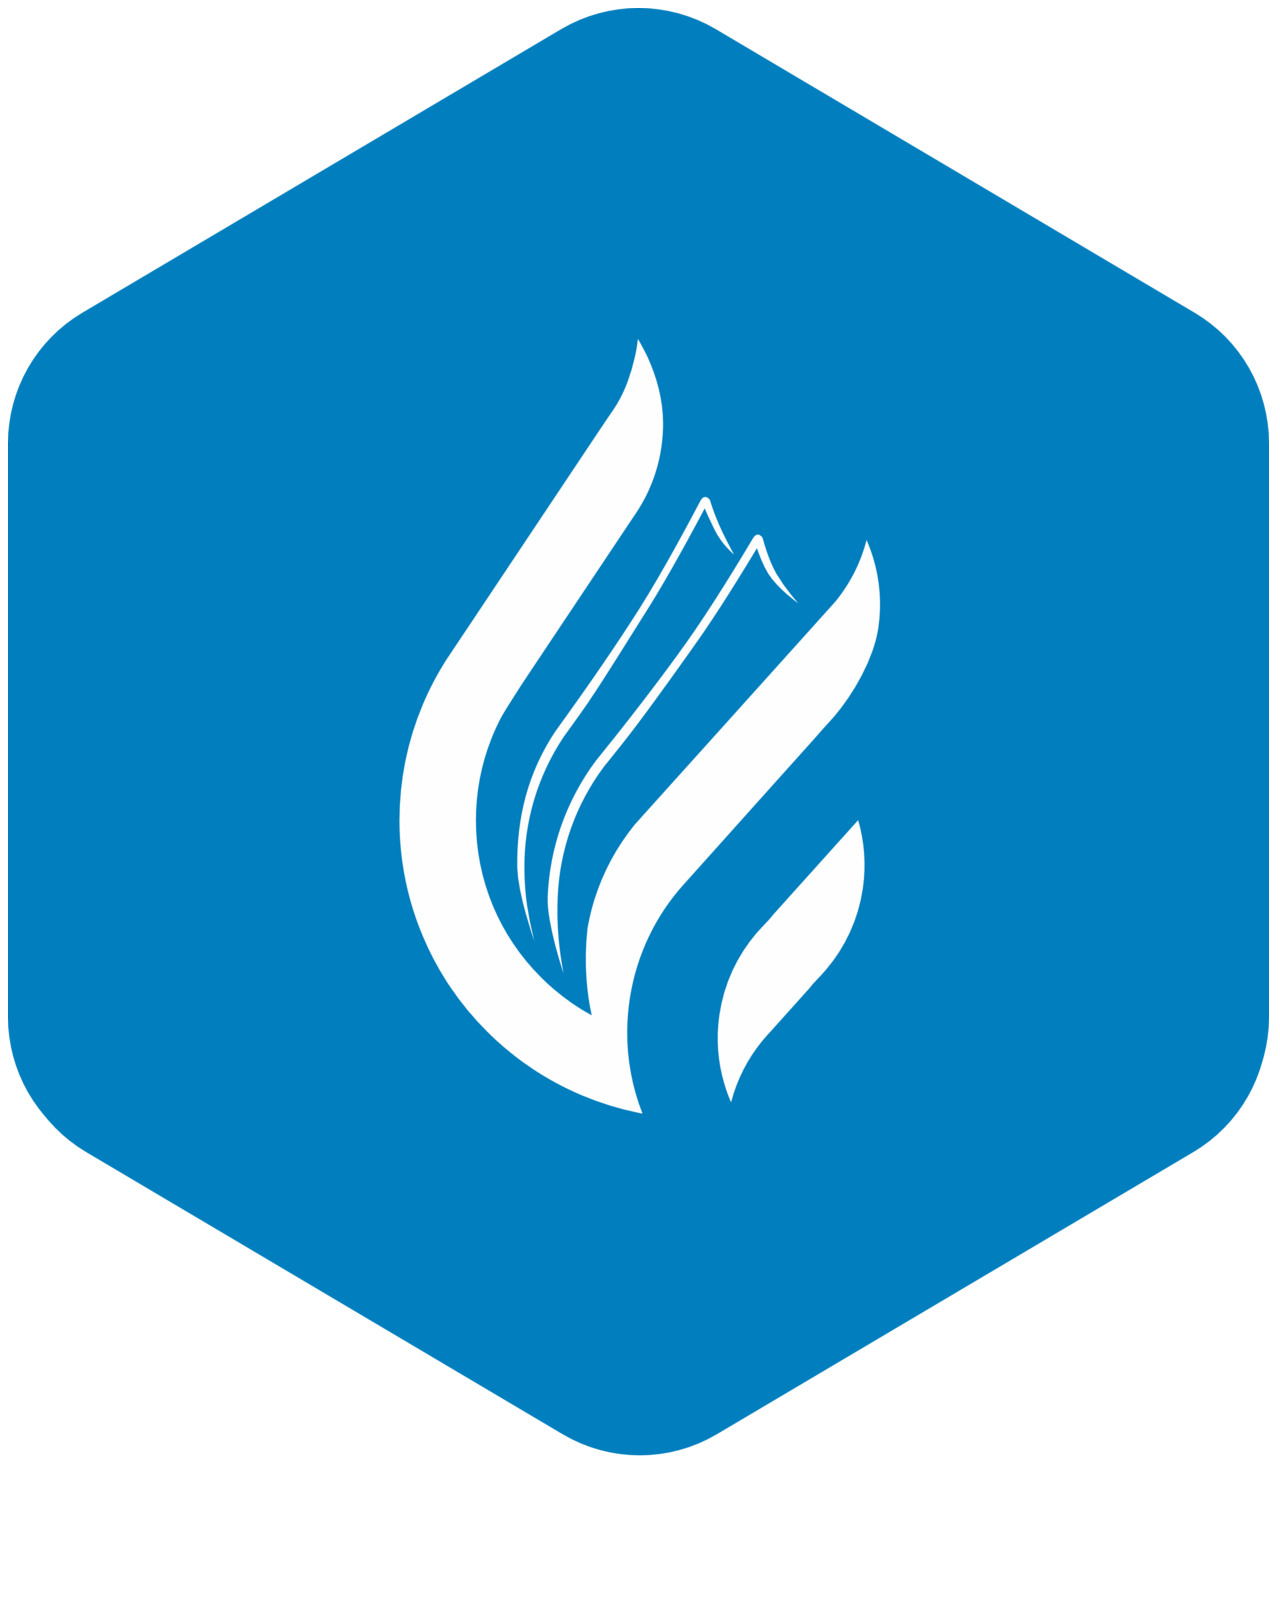
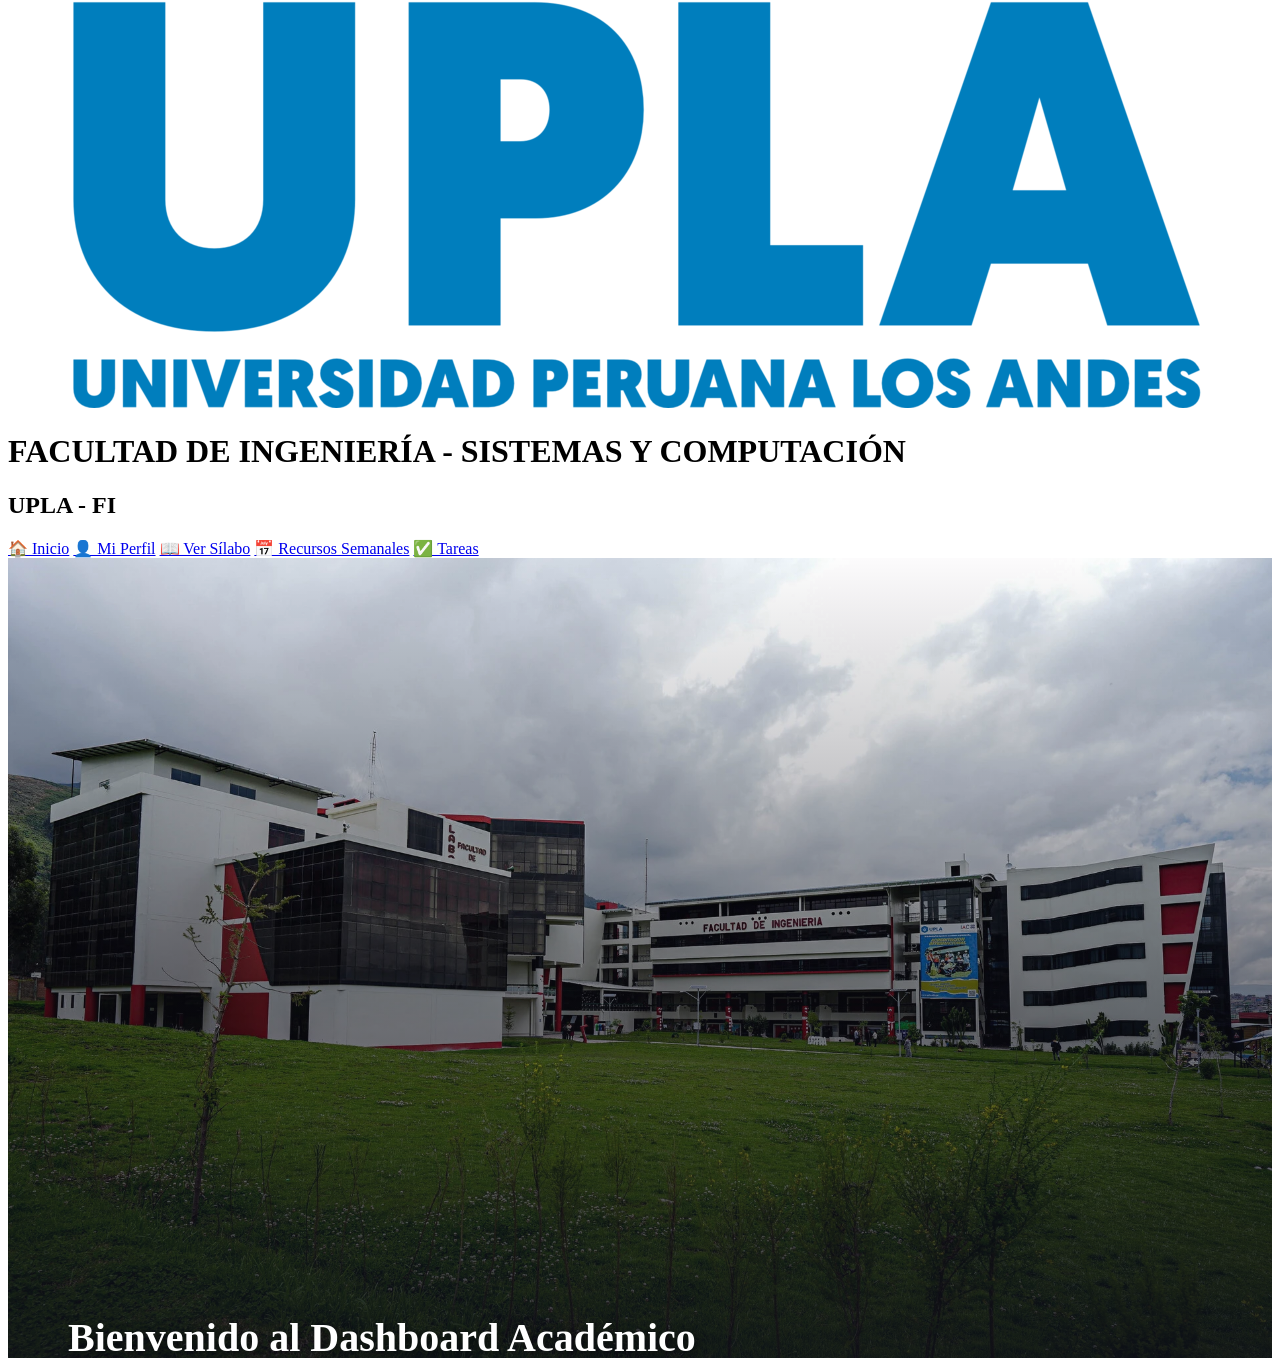
<file: index.html>
<!DOCTYPE html>
<html lang="es">
<head>
    <meta charset="UTF-8">
    <title>UPLA | Ingeniería de Sistemas</title>
    <link rel="stylesheet" href="css/comun.css">
    <link rel="stylesheet" href="css/index.css">
    <link rel="icon" href="img/upla.png">
</head>
<body>

    <header class="top-header">
        <div class="header-left">
            <img src="img/upla.png" class="logo-upla" alt="UPLA">
        </div>
        <div class="header-center">
            <h1>FACULTAD DE INGENIERÍA - SISTEMAS Y COMPUTACIÓN</h1>
        </div>
    </header>

<aside class="sidebar">
    <h2>UPLA - FI</h2>
    <a href="index.html">🏠 Inicio</a>
    <a href="perfil.html">👤 Mi Perfil</a>
    <a href="silabo.html">📖 Ver Sílabo</a>
    <a href="semanas.html">📅 Recursos Semanales</a> 
    <a href="tareas.html">✅ Tareas</a>
</aside>

    <main class="content" style="padding: 0; max-width: 100%;">
        <div class="hero-container">
            <img src="img/FONDO.png" alt="Facultad UPLA" class="hero-image">
            <div class="hero-overlay">
                <div class="hero-text">
                    <h2>Bienvenido al Dashboard Académico</h2>
                    <p>Gestiona tu sílabo, tareas y perfil profesional desde un solo lugar.</p>
                </div>
            </div>
        </div>
    </main>

    <script src="js/script.js"></script>
</body>
</html>
</file>
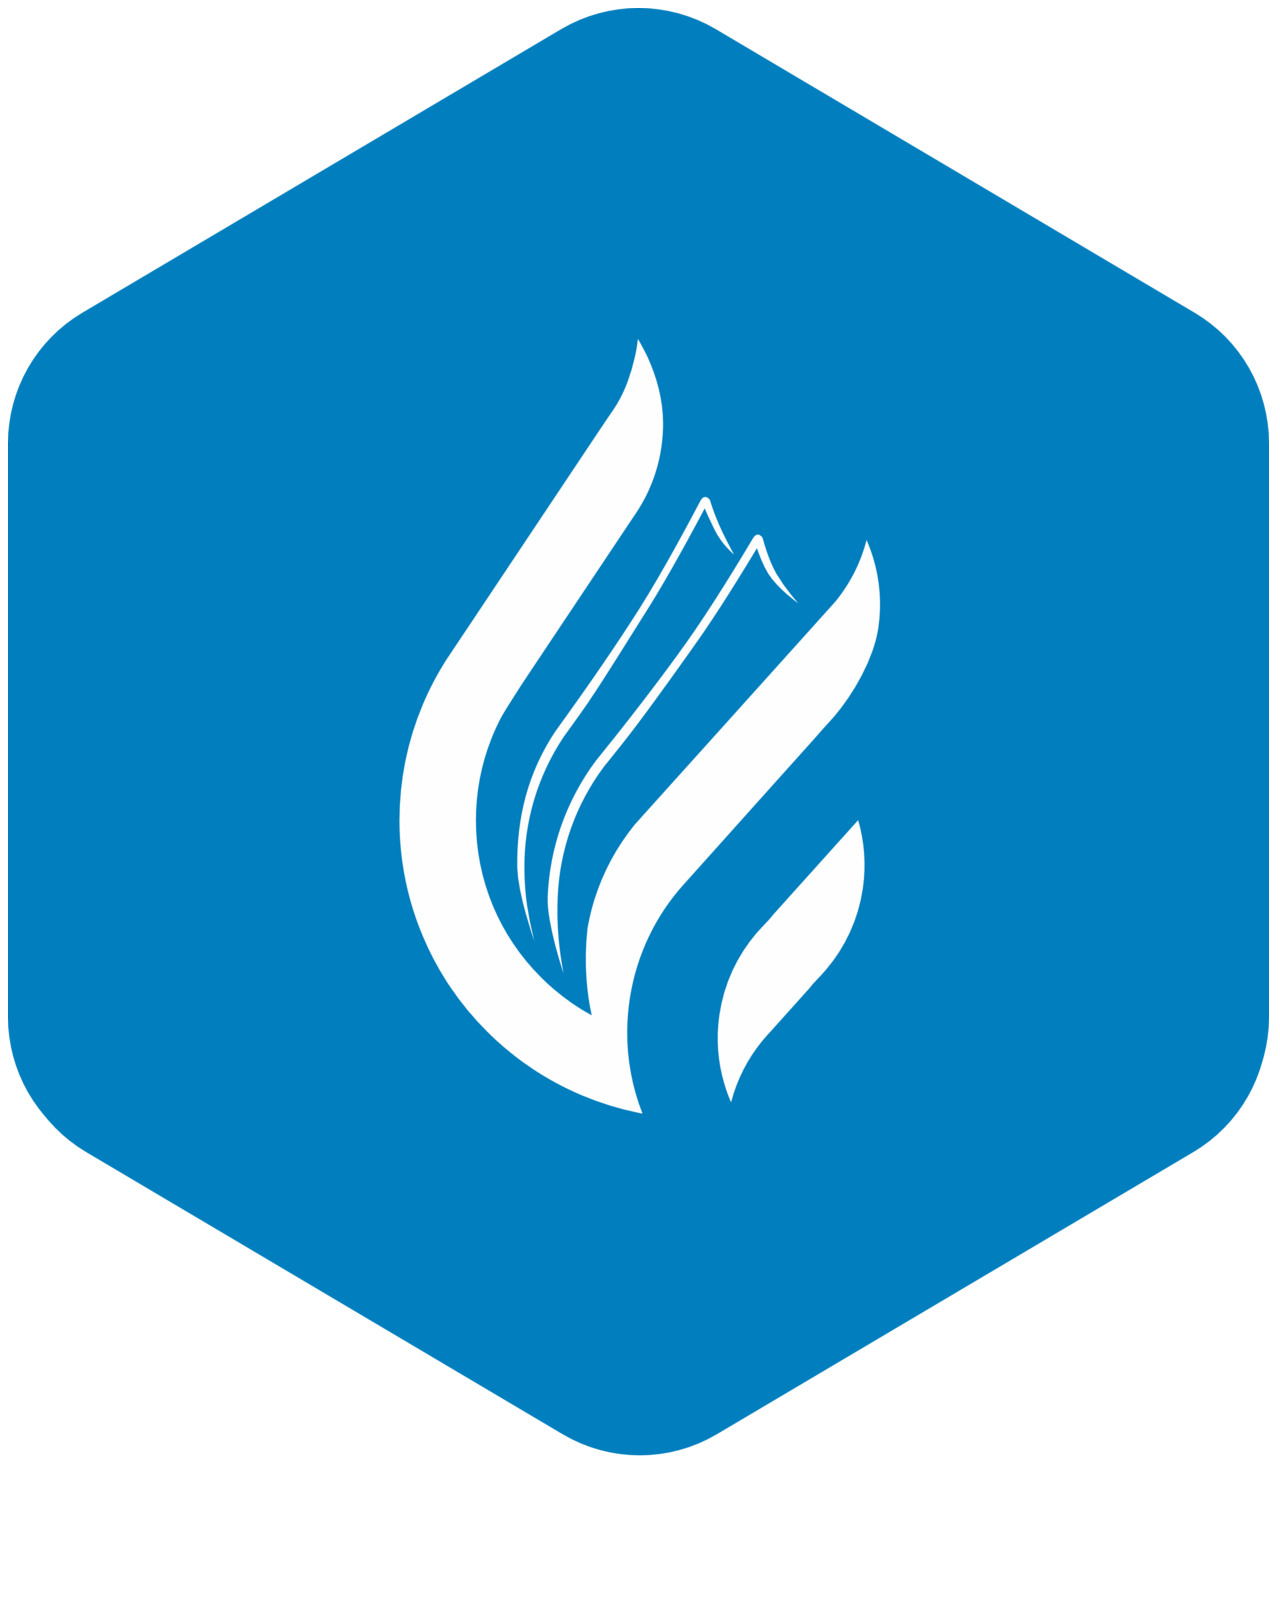
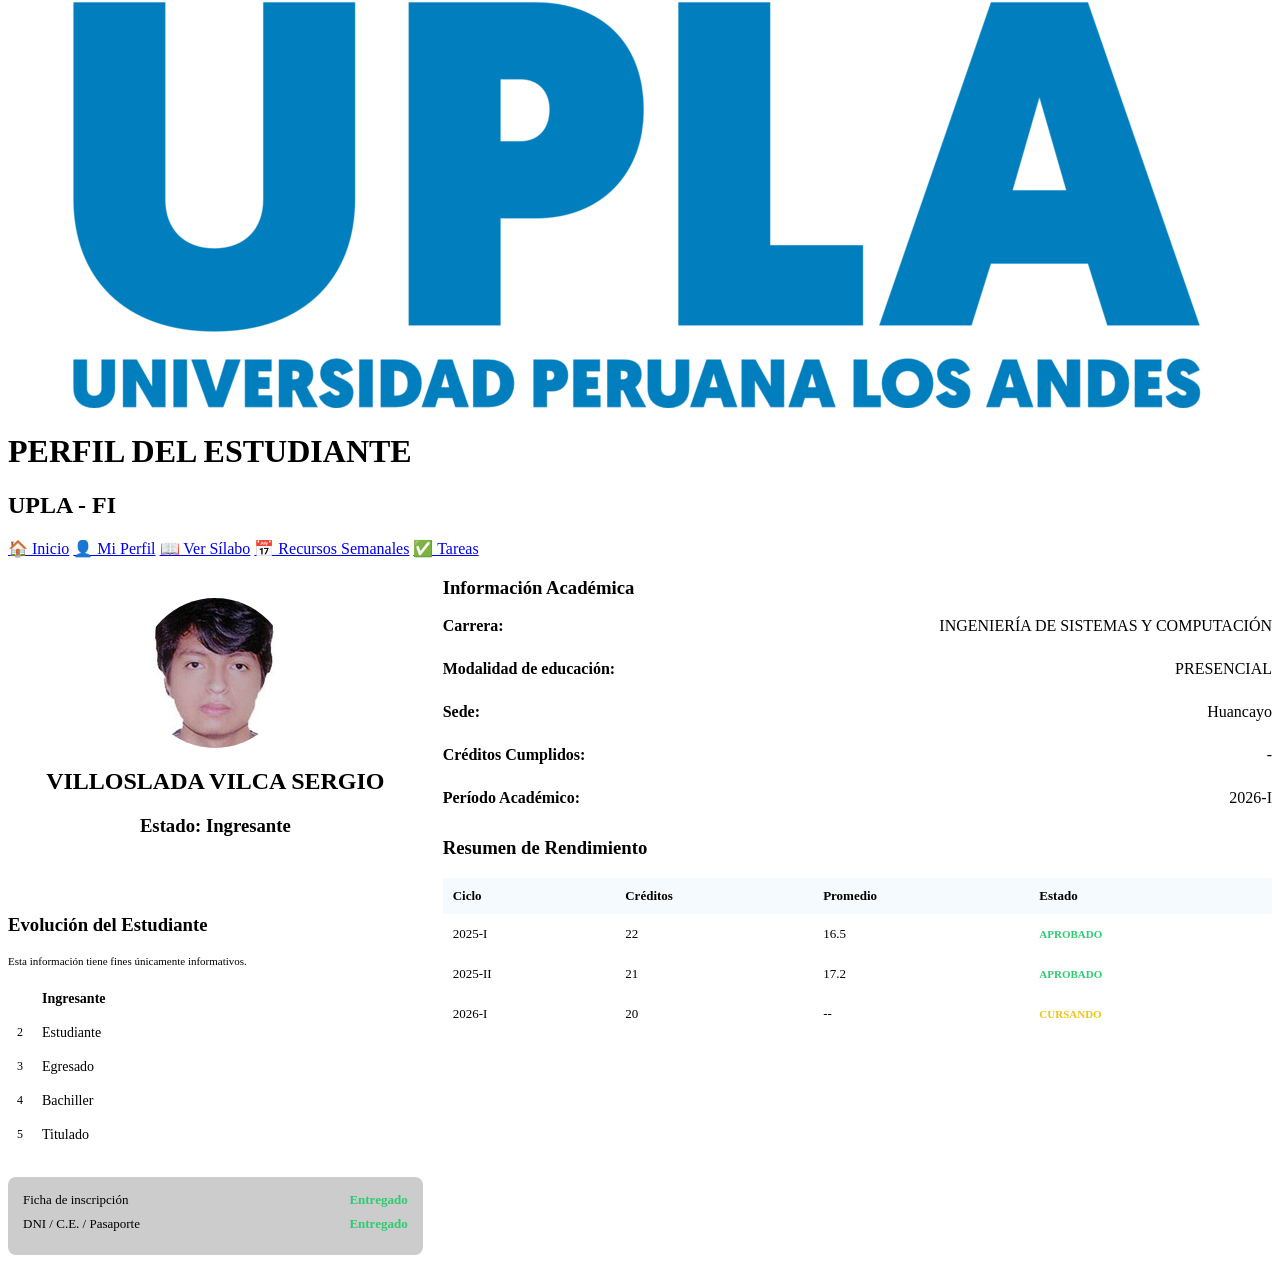
<file: perfil.html>
<!DOCTYPE html>
<html lang="es">
<head>
    <meta charset="UTF-8">
    <title>Mi Perfil | UPLA</title>
<link rel="stylesheet" href="css/comun.css">
<link rel="stylesheet" href="css/perfil.css">
<link rel="icon" href="img/upla.png">
</head>
<body>
    <header class="top-header">
        <div class="header-left">
            <img src="img/upla.png" class="logo-upla" alt="UPLA">
        </div>
        <div class="header-center">
            <h1>PERFIL DEL ESTUDIANTE</h1>
        </div>
    </header>

    <aside class="sidebar">
    <h2>UPLA - FI</h2>
    <a href="index.html">🏠 Inicio</a>
    <a href="perfil.html">👤 Mi Perfil</a>
    <a href="silabo.html">📖 Ver Sílabo</a>
    <a href="semanas.html">📅 Recursos Semanales</a> 
    <a href="tareas.html">✅ Tareas</a>
</aside>
    <script src="js/script.js"></script>
<main class="content">
    <div class="profile-grid">
        
        <div class="profile-left">
            <section class="card-profile-main">
                <div class="avatar-container">
                    <img src="img/PERFIl.png" alt="Foto de Perfil" class="profile-photo">
                </div>
                <h2 class="user-name">VILLOSLADA VILCA SERGIO</h2>
                <div class="profile-status">
                    <h3>Estado: <span class="highlight-text">Ingresante</span></h3>
                </div>
            </section>

            <section class="card-evolution">
                <h3>Evolución del Estudiante</h3>
                <p class="small-info">Esta información tiene fines únicamente informativos.</p>
                
                <div class="evolution-stepper">
                    <div class="step active"><span>✓</span> Ingresante</div>
                    <div class="step"><span>2</span> Estudiante</div>
                    <div class="step"><span>3</span> Egresado</div>
                    <div class="step"><span>4</span> Bachiller</div>
                    <div class="step"><span>5</span> Titulado</div>
                </div>

                <div class="docs-status">
                    <div class="doc-item">
                        <span>Ficha de inscripción</span>
                        <span class="status-badge">Entregado</span>
                    </div>
                    <div class="doc-item">
                        <span>DNI / C.E. / Pasaporte</span>
                        <span class="status-badge">Entregado</span>
                    </div>
                </div>
            </section>
        </div>

        <div class="profile-right">
            <section class="card-academic">
                <h3>Información Académica</h3>
                <div class="info-list">
                    <div class="info-item">
                        <label>Carrera:</label>
                        <span>INGENIERÍA DE SISTEMAS Y COMPUTACIÓN</span>
                    </div>
                    <div class="info-item">
                        <label>Modalidad de educación:</label>
                        <span>PRESENCIAL</span>
                    </div>
                    <div class="info-item">
                        <label>Sede:</label>
                        <span>Huancayo</span>
                    </div>
                    <div class="info-item">
                        <label>Créditos Cumplidos:</label>
                        <span>-</span>
                    </div>
                    <div class="info-item">
                        <label>Período Académico:</label>
                        <span>2026-I</span>
                    </div>
                </div>
            </section>
        <section class="card-performance">
    <h3>Resumen de Rendimiento</h3>
    <table class="table-mini">
        <thead>
            <tr>
                <th>Ciclo</th>
                <th>Créditos</th>
                <th>Promedio</th>
                <th>Estado</th>
            </tr>
        </thead>
        <tbody>
            <tr>
                <td>2025-I</td>
                <td>22</td>
                <td>16.5</td>
                <td><span class="status-ok">Aprobado</span></td>
            </tr>
            <tr>
                <td>2025-II</td>
                <td>21</td>
                <td>17.2</td>
                <td><span class="status-ok">Aprobado</span></td>
            </tr>
            <tr>
                <td>2026-I</td>
                <td>20</td>
                <td>--</td>
                <td><span class="status-current">Cursando</span></td>
            </tr>
        </tbody>
    </table>
</section>
        </div>

    </div>
</main>
</body>
</html>
</file>
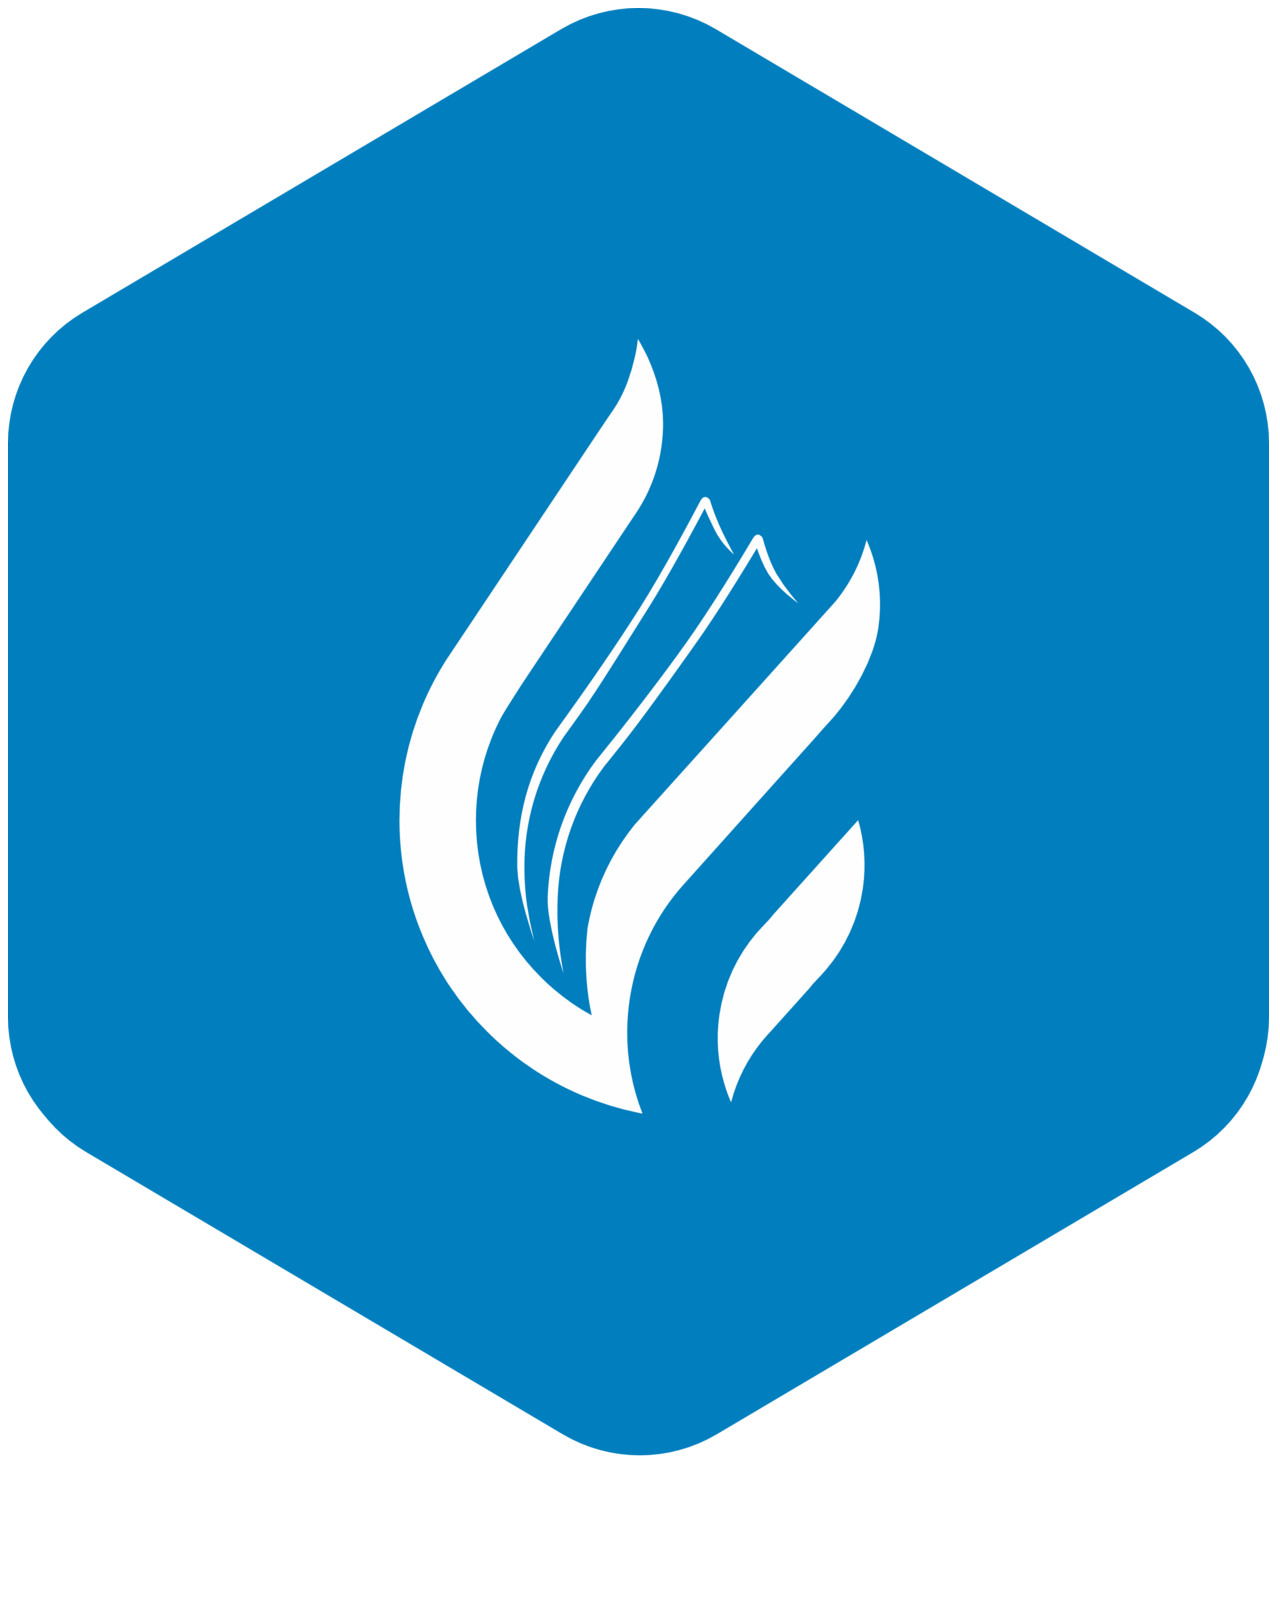
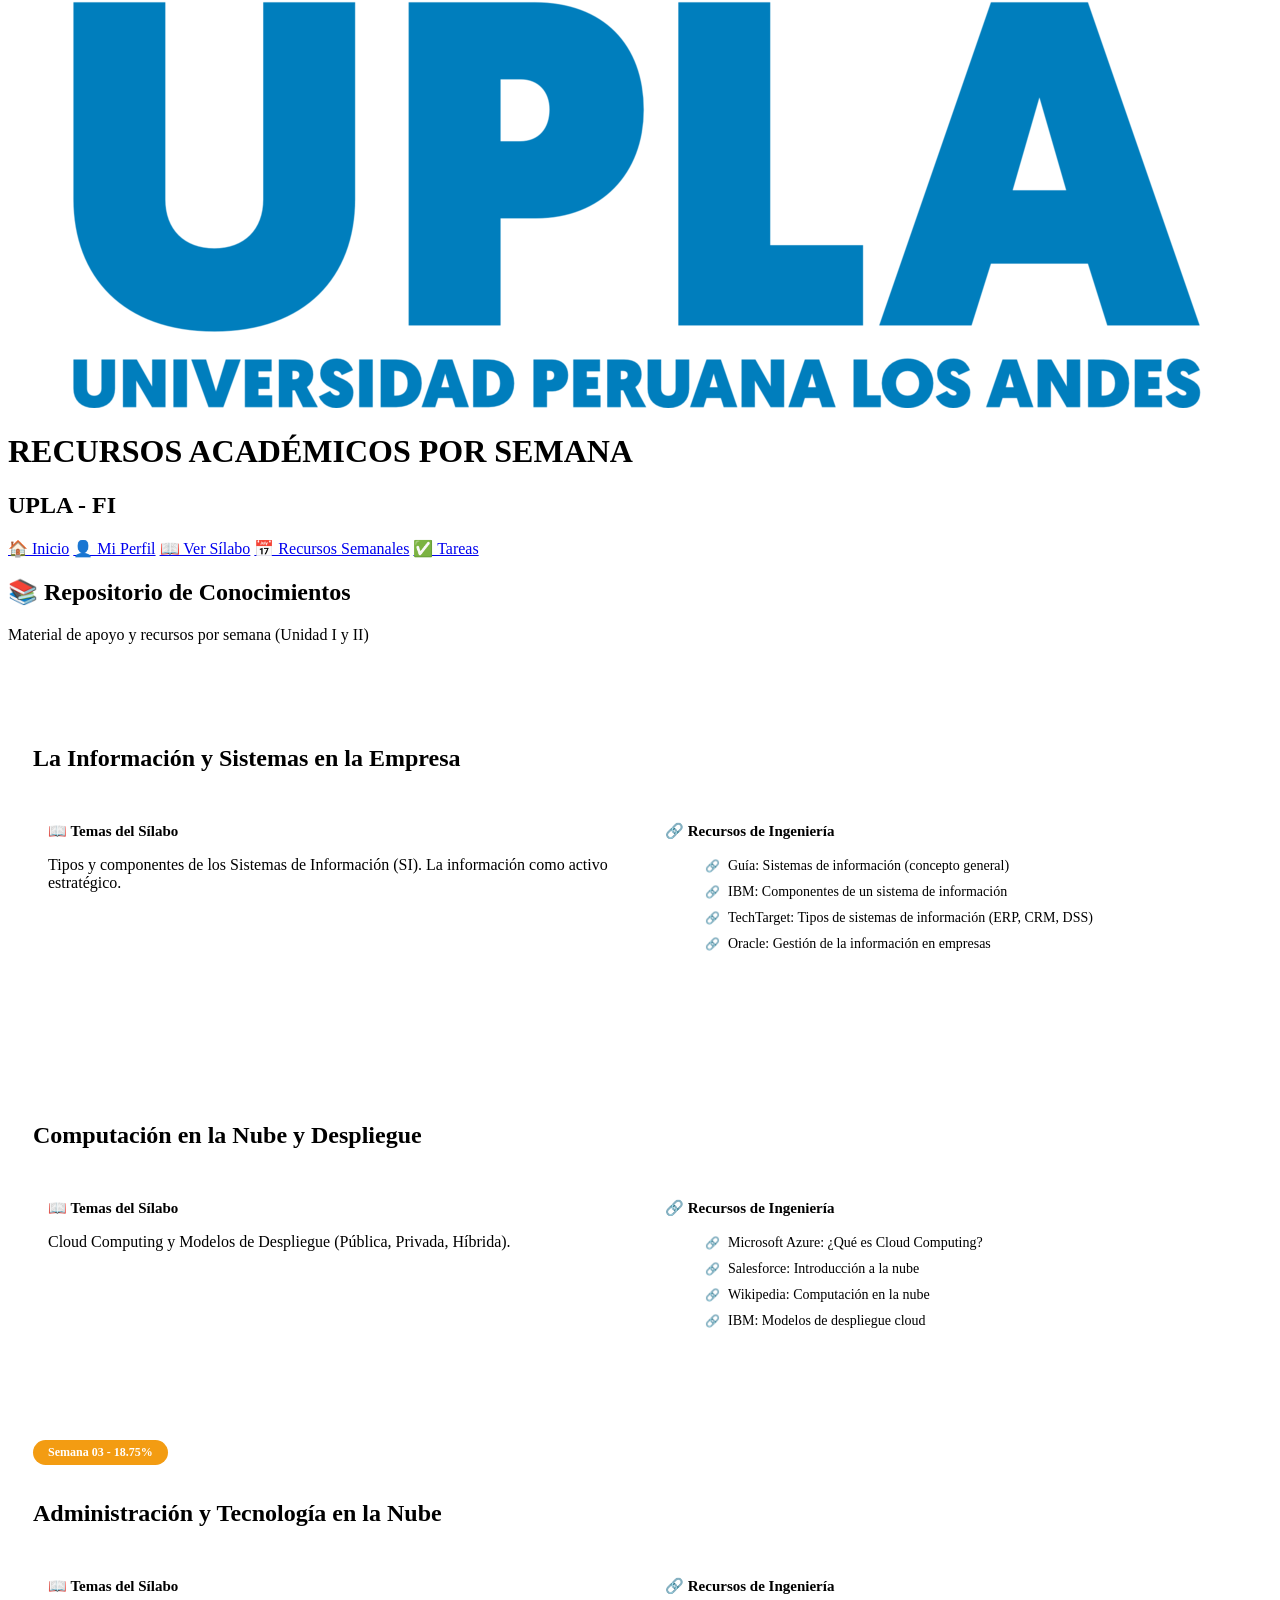
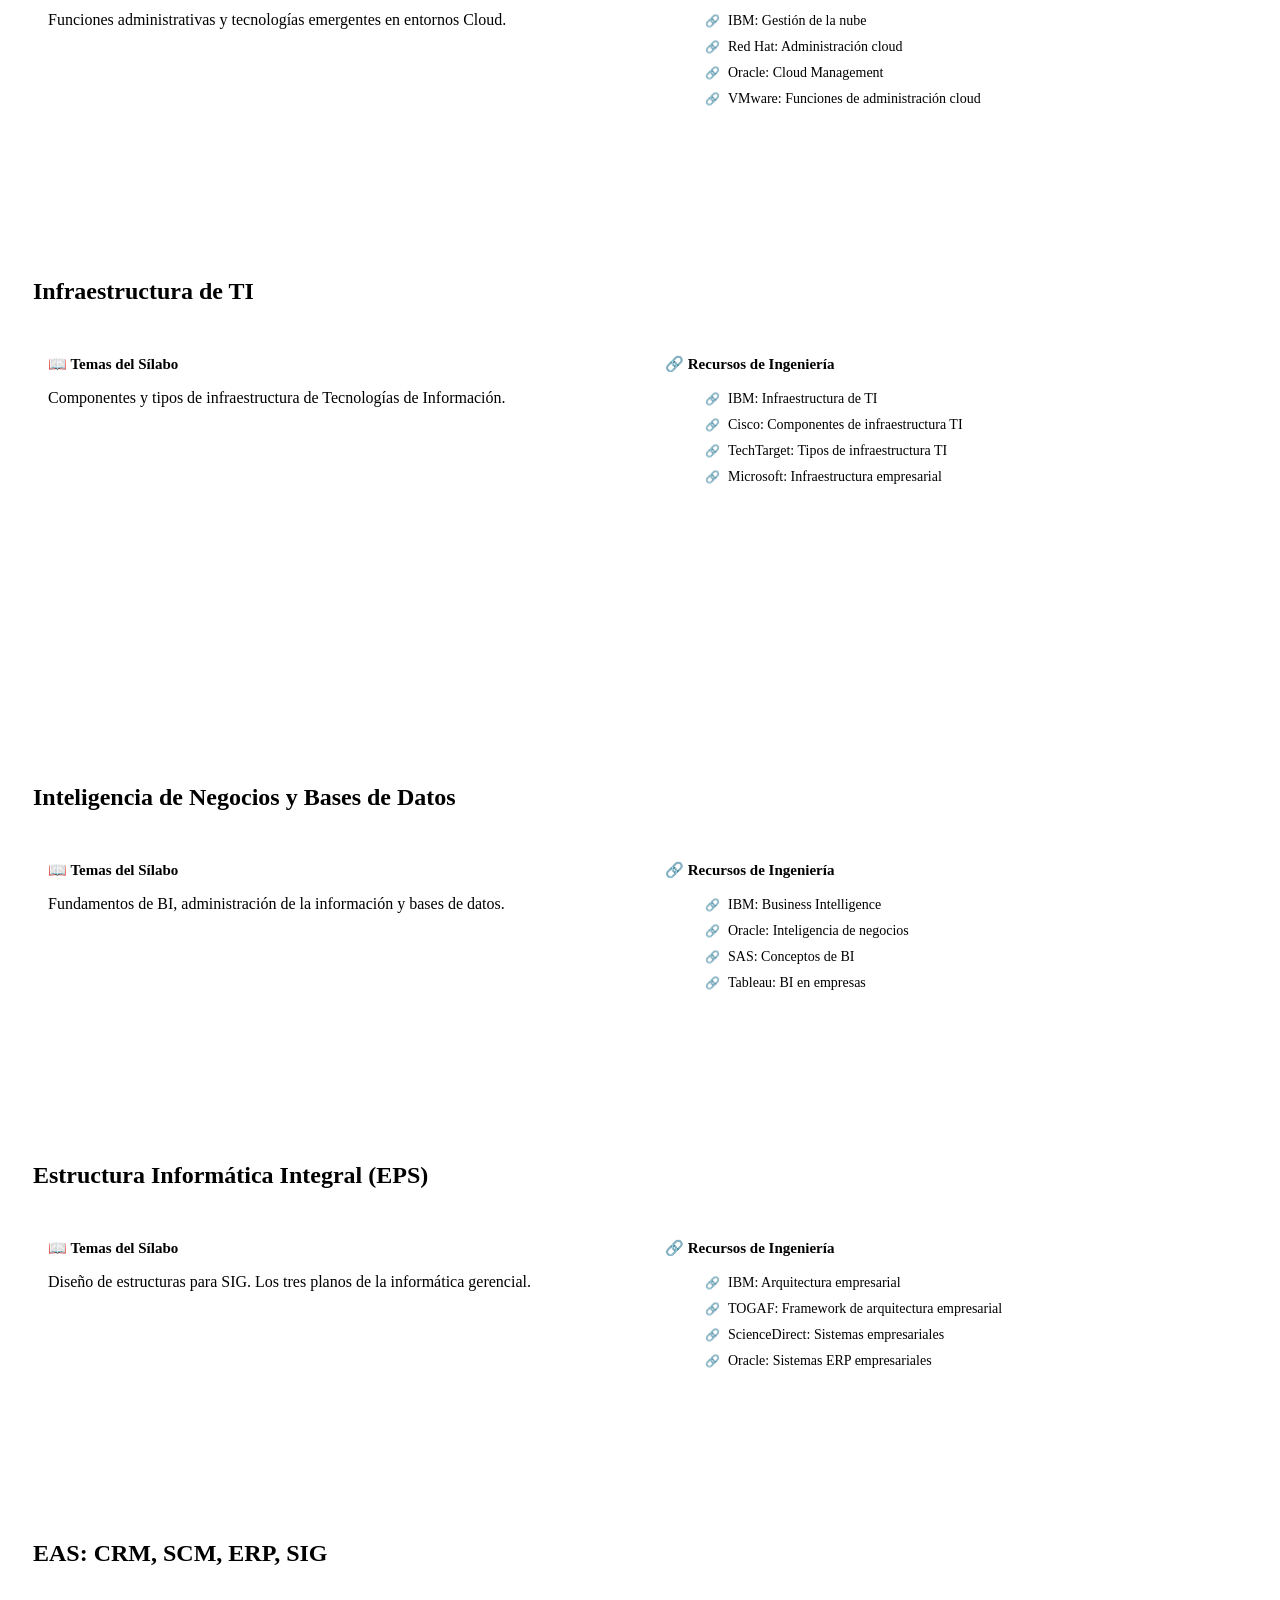
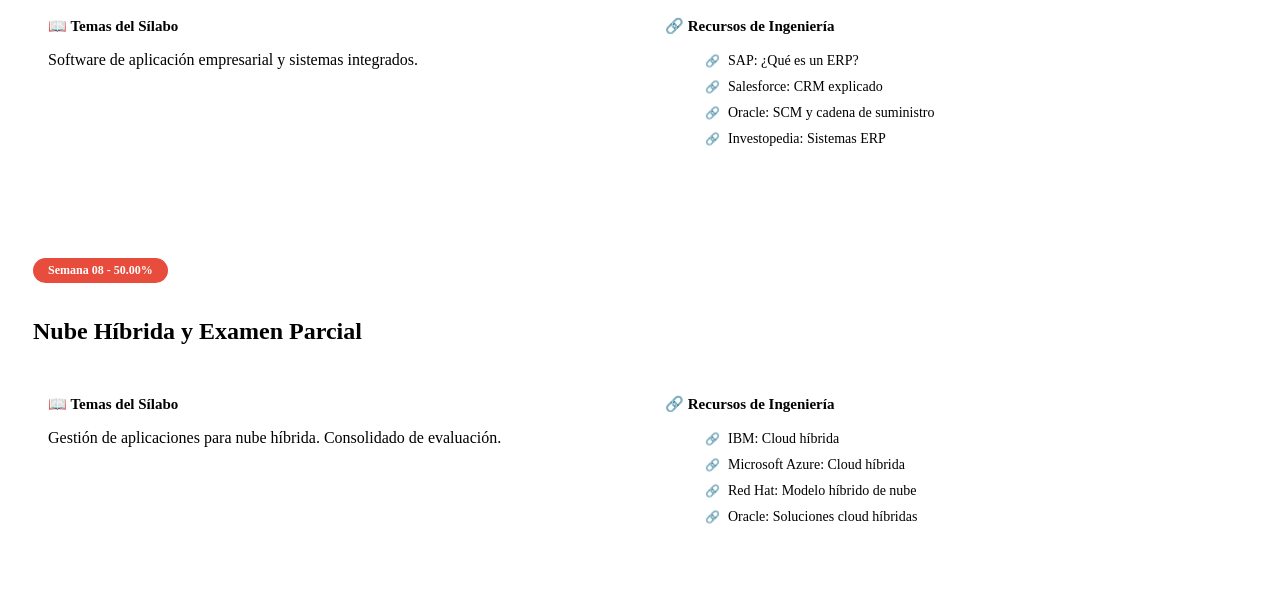
<file: semanas.html>
<!DOCTYPE html>
<html lang="es">
<head>
    <meta charset="UTF-8">
    <title>Recursos por Semana | UPLA</title>
    <link rel="stylesheet" href="css/comun.css">
    <link rel="stylesheet" href="css/semanas.css">
</head>
<body>
    <header class="top-header">
        <div class="header-left"><img src="img/upla.png" class="logo-upla"></div>
        <div class="header-center"><h1>RECURSOS ACADÉMICOS POR SEMANA</h1></div>
    </header>

    <aside class="sidebar">
        <h2>UPLA - FI</h2>
        <a href="index.html">🏠 Inicio</a>
        <a href="perfil.html">👤 Mi Perfil</a>
        <a href="silabo.html">📖 Ver Sílabo</a>
        <a href="semanas.html">📅 Recursos Semanales</a>
        <a href="tareas.html">✅ Tareas</a>
    </aside>
<main class="content">
    <div class="semanas-header">
        <h2>📚 Repositorio de Conocimientos</h2>
        <p>Material de apoyo y recursos por semana (Unidad I y II)</p>
    </div>

    <div class="semanas-container">
        <section class="semana-info-card" id="sem1">
            <div class="semana-badge">Semana 01 - 06.25%</div>
            <h2>La Información y Sistemas en la Empresa</h2>
            <div class="info-grid">
                <div class="info-box">
                    <h3>📖 Temas del Sílabo</h3>
                    <p>Tipos y componentes de los Sistemas de Información (SI). La información como activo estratégico.</p>
                </div>
                <div class="info-box">
                    <h3>🔗 Recursos de Ingeniería</h3>
                    <ul>
<li><a href="https://es.wikipedia.org/wiki/Sistema_de_informaci%C3%B3n" target="_blank">Guía: Sistemas de información (concepto general)</a></li>
<li><a href="https://www.ibm.com/es-es/topics/information-system" target="_blank">IBM: Componentes de un sistema de información</a></li>
<li><a href="https://www.techtarget.com/searchdatamanagement/definition/information-system" target="_blank">TechTarget: Tipos de sistemas de información (ERP, CRM, DSS)</a></li>
<li><a href="https://www.oracle.com/in/database/what-is-data-management/" target="_blank">Oracle: Gestión de la información en empresas</a></li>
                    </ul>
                </div>
            </div>
        </section>

        <section class="semana-info-card" id="sem2">
            <div class="semana-badge">Semana 02 - 12.50%</div>
            <h2>Computación en la Nube y Despliegue</h2>
            <div class="info-grid">
                <div class="info-box">
                    <h3>📖 Temas del Sílabo</h3>
                    <p>Cloud Computing y Modelos de Despliegue (Pública, Privada, Híbrida).</p>
                </div>
                <div class="info-box">
                    <h3>🔗 Recursos de Ingeniería</h3>
                    <ul>
                       <li><a href="https://azure.microsoft.com/es-es/resources/cloud-computing-dictionary/what-is-cloud-computing/" target="_blank">Microsoft Azure: ¿Qué es Cloud Computing?</a></li>
<li><a href="https://www.salesforce.com/es/platform/cloud-computing/" target="_blank">Salesforce: Introducción a la nube</a></li>
<li><a href="https://es.wikipedia.org/wiki/Computaci%C3%B3n_en_la_nube" target="_blank">Wikipedia: Computación en la nube</a></li>
<li><a href="https://www.ibm.com/cloud/learn/cloud-computing" target="_blank">IBM: Modelos de despliegue cloud</a></li>
                    </ul>
                </div>
            </div>
        </section>

        <section class="semana-info-card" id="sem3">
            <div class="semana-badge highlight-week">Semana 03 - 18.75%</div>
            <h2>Administración y Tecnología en la Nube</h2>
            <div class="info-grid">
                <div class="info-box">
                    <h3>📖 Temas del Sílabo</h3>
                    <p>Funciones administrativas y tecnologías emergentes en entornos Cloud.</p>
                </div>
                <div class="info-box">
                    <h3>🔗 Recursos de Ingeniería</h3>
                    <ul>
           <li><a href="https://www.ibm.com/cloud/learn/cloud-management" target="_blank">IBM: Gestión de la nube</a></li>
<li><a href="https://www.redhat.com/es/topics/cloud-computing/what-is-cloud-management" target="_blank">Red Hat: Administración cloud</a></li>
<li><a href="https://www.oracle.com/cloud/what-is-cloud-management/" target="_blank">Oracle: Cloud Management</a></li>
<li><a href="https://www.vmware.com/topics/glossary/content/cloud-management.html" target="_blank">VMware: Funciones de administración cloud</a></li>
                    </ul>
                </div>
            </div>
        </section>

        <section class="semana-info-card" id="sem4">
            <div class="semana-badge">Semana 04 - 25.00%</div>
            <h2>Infraestructura de TI</h2>
            <div class="info-grid">
                <div class="info-box">
                    <h3>📖 Temas del Sílabo</h3>
                    <p>Componentes y tipos de infraestructura de Tecnologías de Información.</p>
                </div>
                <div class="info-box">
                    <h3>🔗 Recursos de Ingeniería</h3>
                    <ul>
        <li><a href="https://www.ibm.com/topics/it-infrastructure" target="_blank">IBM: Infraestructura de TI</a></li>
<li><a href="https://www.cisco.com/c/es_mx/solutions/what-is-it-infrastructure.html" target="_blank">Cisco: Componentes de infraestructura TI</a></li>
<li><a href="https://www.techtarget.com/searchdatacenter/definition/IT-infrastructure" target="_blank">TechTarget: Tipos de infraestructura TI</a></li>
<li><a href="https://www.microsoft.com/es-es/enterprise-it-infrastructure" target="_blank">Microsoft: Infraestructura empresarial</a></li>
                    </ul>
                </div>
            </div>
        </section>

        <div class="unidad-separator">UNIDAD II: Aplicaciones Empresariales</div>

        <section class="semana-info-card" id="sem5">
            <div class="semana-badge">Semana 05 - 31.25%</div>
            <h2>Inteligencia de Negocios y Bases de Datos</h2>
            <div class="info-grid">
                <div class="info-box">
                    <h3>📖 Temas del Sílabo</h3>
                    <p>Fundamentos de BI, administración de la información y bases de datos.</p>
                </div>
                <div class="info-box">
                    <h3>🔗 Recursos de Ingeniería</h3>
                    <ul>
<li><a href="https://www.ibm.com/topics/business-intelligence" target="_blank">IBM: Business Intelligence</a></li>
<li><a href="https://www.oracle.com/business-analytics/what-is-business-intelligence/" target="_blank">Oracle: Inteligencia de negocios</a></li>
<li><a href="https://www.sas.com/es_pe/insights/business-intelligence/what-is-bi.html" target="_blank">SAS: Conceptos de BI</a></li>
<li><a href="https://www.tableau.com/es-es/learn/articles/business-intelligence" target="_blank">Tableau: BI en empresas</a></li>
                    </ul>
                </div>
            </div>
        </section>

        <section class="semana-info-card" id="sem6">
            <div class="semana-badge">Semana 06 - 37.50%</div>
            <h2>Estructura Informática Integral (EPS)</h2>
            <div class="info-grid">
                <div class="info-box">
                    <h3>📖 Temas del Sílabo</h3>
                    <p>Diseño de estructuras para SIG. Los tres planos de la informática gerencial.</p>
                </div>
                <div class="info-box">
                    <h3>🔗 Recursos de Ingeniería</h3>
                    <ul>
             <li><a href="https://www.ibm.com/topics/enterprise-architecture" target="_blank">IBM: Arquitectura empresarial</a></li>
<li><a href="https://www.togaf.org/" target="_blank">TOGAF: Framework de arquitectura empresarial</a></li>
<li><a href="https://www.sciencedirect.com/topics/computer-science/enterprise-system" target="_blank">ScienceDirect: Sistemas empresariales</a></li>
<li><a href="https://www.oracle.com/erp/" target="_blank">Oracle: Sistemas ERP empresariales</a></li>
                    </ul>
                </div>
            </div>
        </section>

        <section class="semana-info-card" id="sem7">
            <div class="semana-badge">Semana 07 - 43.75%</div>
            <h2>EAS: CRM, SCM, ERP, SIG</h2>
            <div class="info-grid">
                <div class="info-box">
                    <h3>📖 Temas del Sílabo</h3>
                    <p>Software de aplicación empresarial y sistemas integrados.</p>
                </div>
                <div class="info-box">
                    <h3>🔗 Recursos de Ingeniería</h3>
                    <ul>
                       <li><a href="https://www.sap.com/latinamerica/products/erp/what-is-erp.html" target="_blank">SAP: ¿Qué es un ERP?</a></li>
<li><a href="https://www.salesforce.com/crm/what-is-crm/" target="_blank">Salesforce: CRM explicado</a></li>
<li><a href="https://www.oracle.com/scm/what-is-supply-chain-management/" target="_blank">Oracle: SCM y cadena de suministro</a></li>
<li><a href="https://www.investopedia.com/terms/e/erp.asp" target="_blank">Investopedia: Sistemas ERP</a></li>
                    </ul>
                </div>
            </div>
        </section>

        <section class="semana-info-card" id="sem8">
            <div class="semana-badge exam-week">Semana 08 - 50.00%</div>
            <h2>Nube Híbrida y Examen Parcial</h2>
            <div class="info-grid">
                <div class="info-box">
                    <h3>📖 Temas del Sílabo</h3>
                    <p>Gestión de aplicaciones para nube híbrida. Consolidado de evaluación.</p>
                </div>
                <div class="info-box">
                    <h3>🔗 Recursos de Ingeniería</h3>
                    <ul>
                        <li><a href="https://www.ibm.com/cloud/learn/hybrid-cloud" target="_blank">IBM: Cloud híbrida</a></li>
<li><a href="https://azure.microsoft.com/es-es/resources/cloud-computing-dictionary/what-is-hybrid-cloud/" target="_blank">Microsoft Azure: Cloud híbrida</a></li>
<li><a href="https://www.redhat.com/es/topics/cloud-computing/what-is-hybrid-cloud" target="_blank">Red Hat: Modelo híbrido de nube</a></li>
<li><a href="https://www.oracle.com/cloud/hybrid-cloud/" target="_blank">Oracle: Soluciones cloud híbridas</a></li>
                </div>
            </div>
        </section>
    </div>
</main>

    <script src="js/script.js"></script>
</body>
</html>
</file>
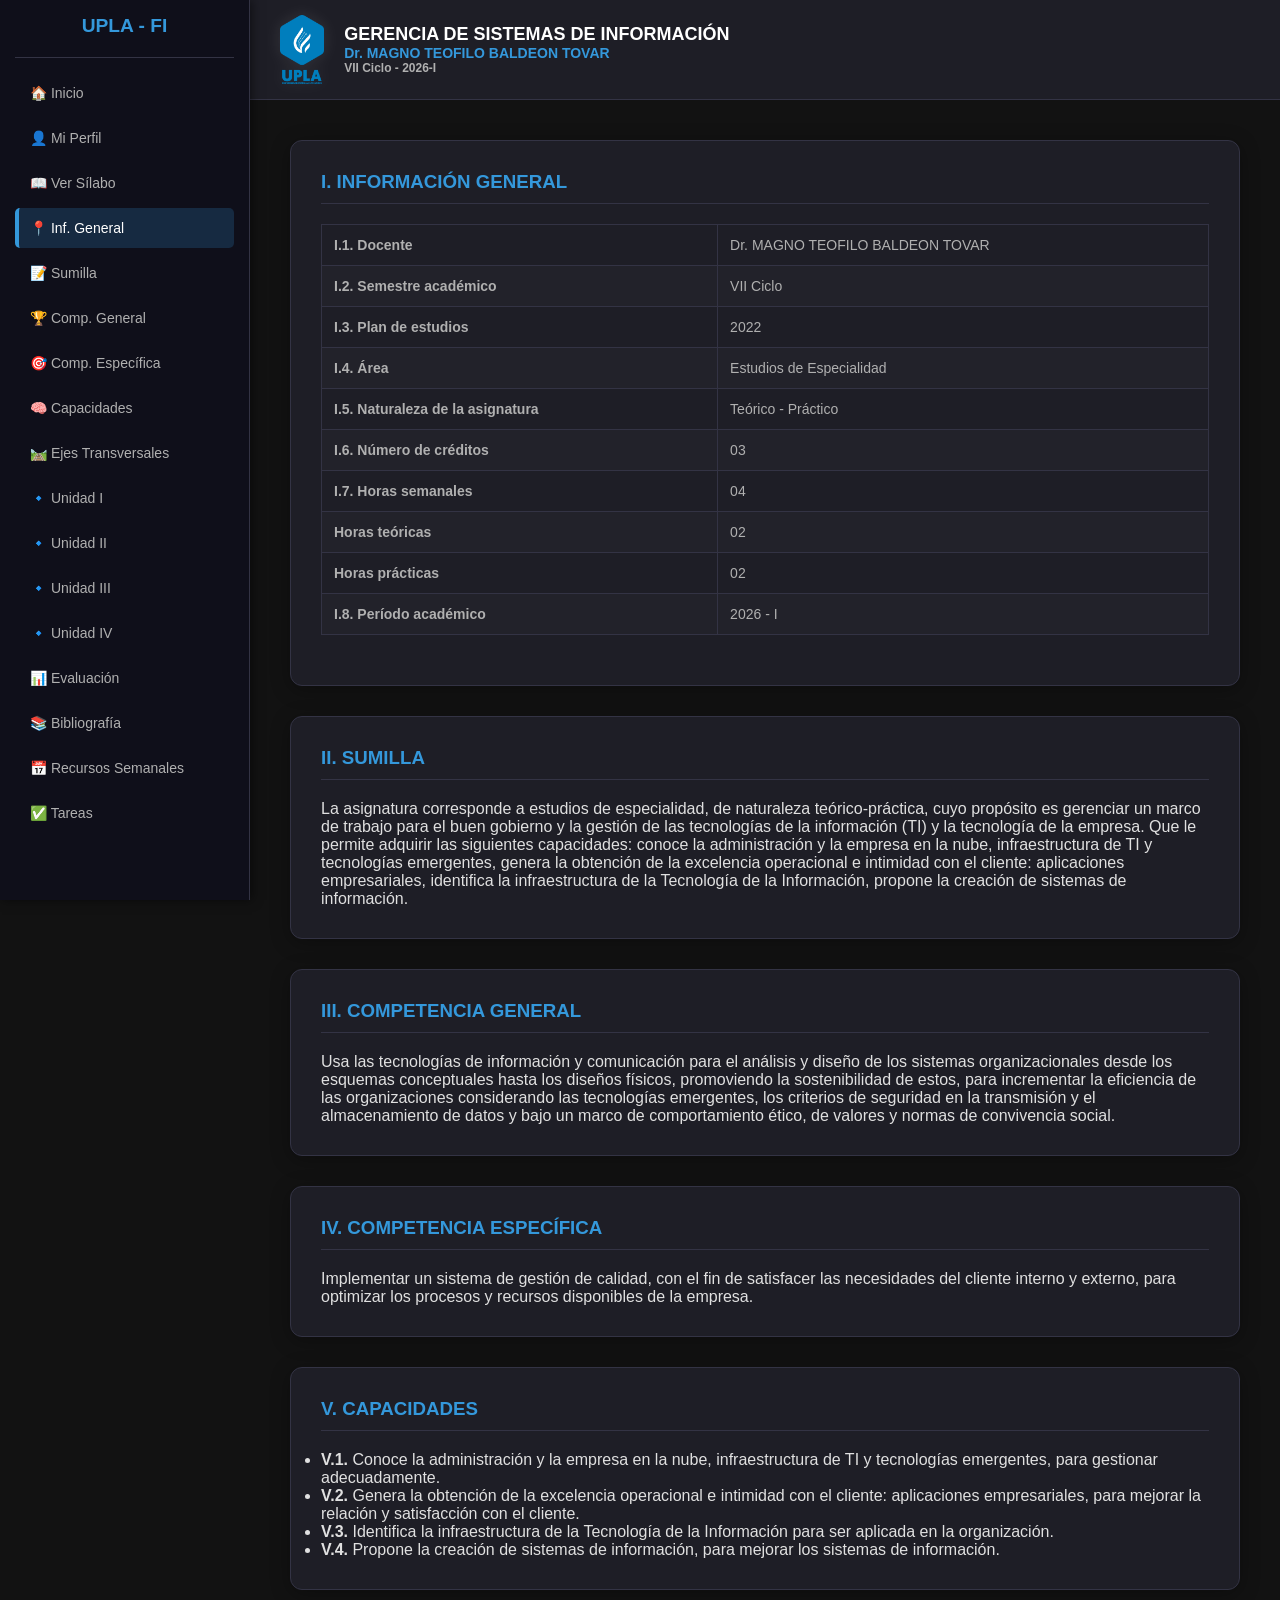
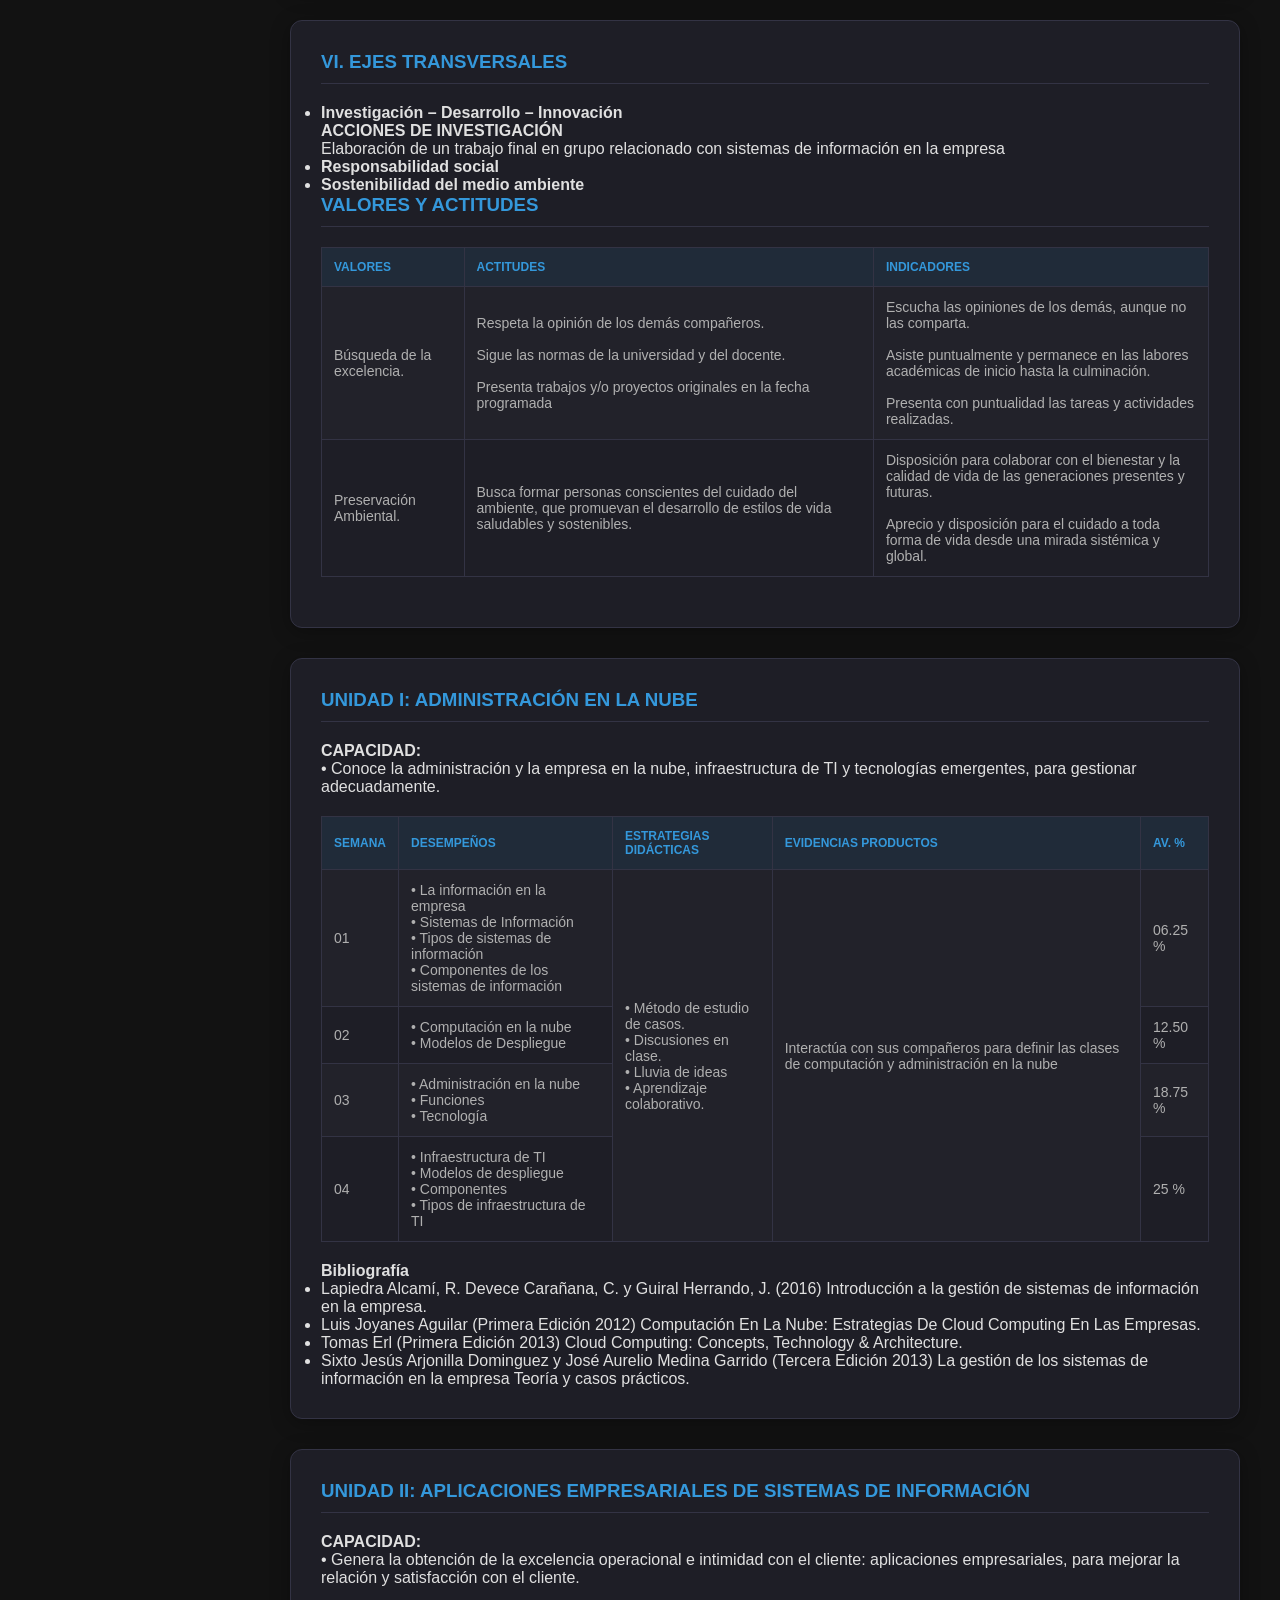
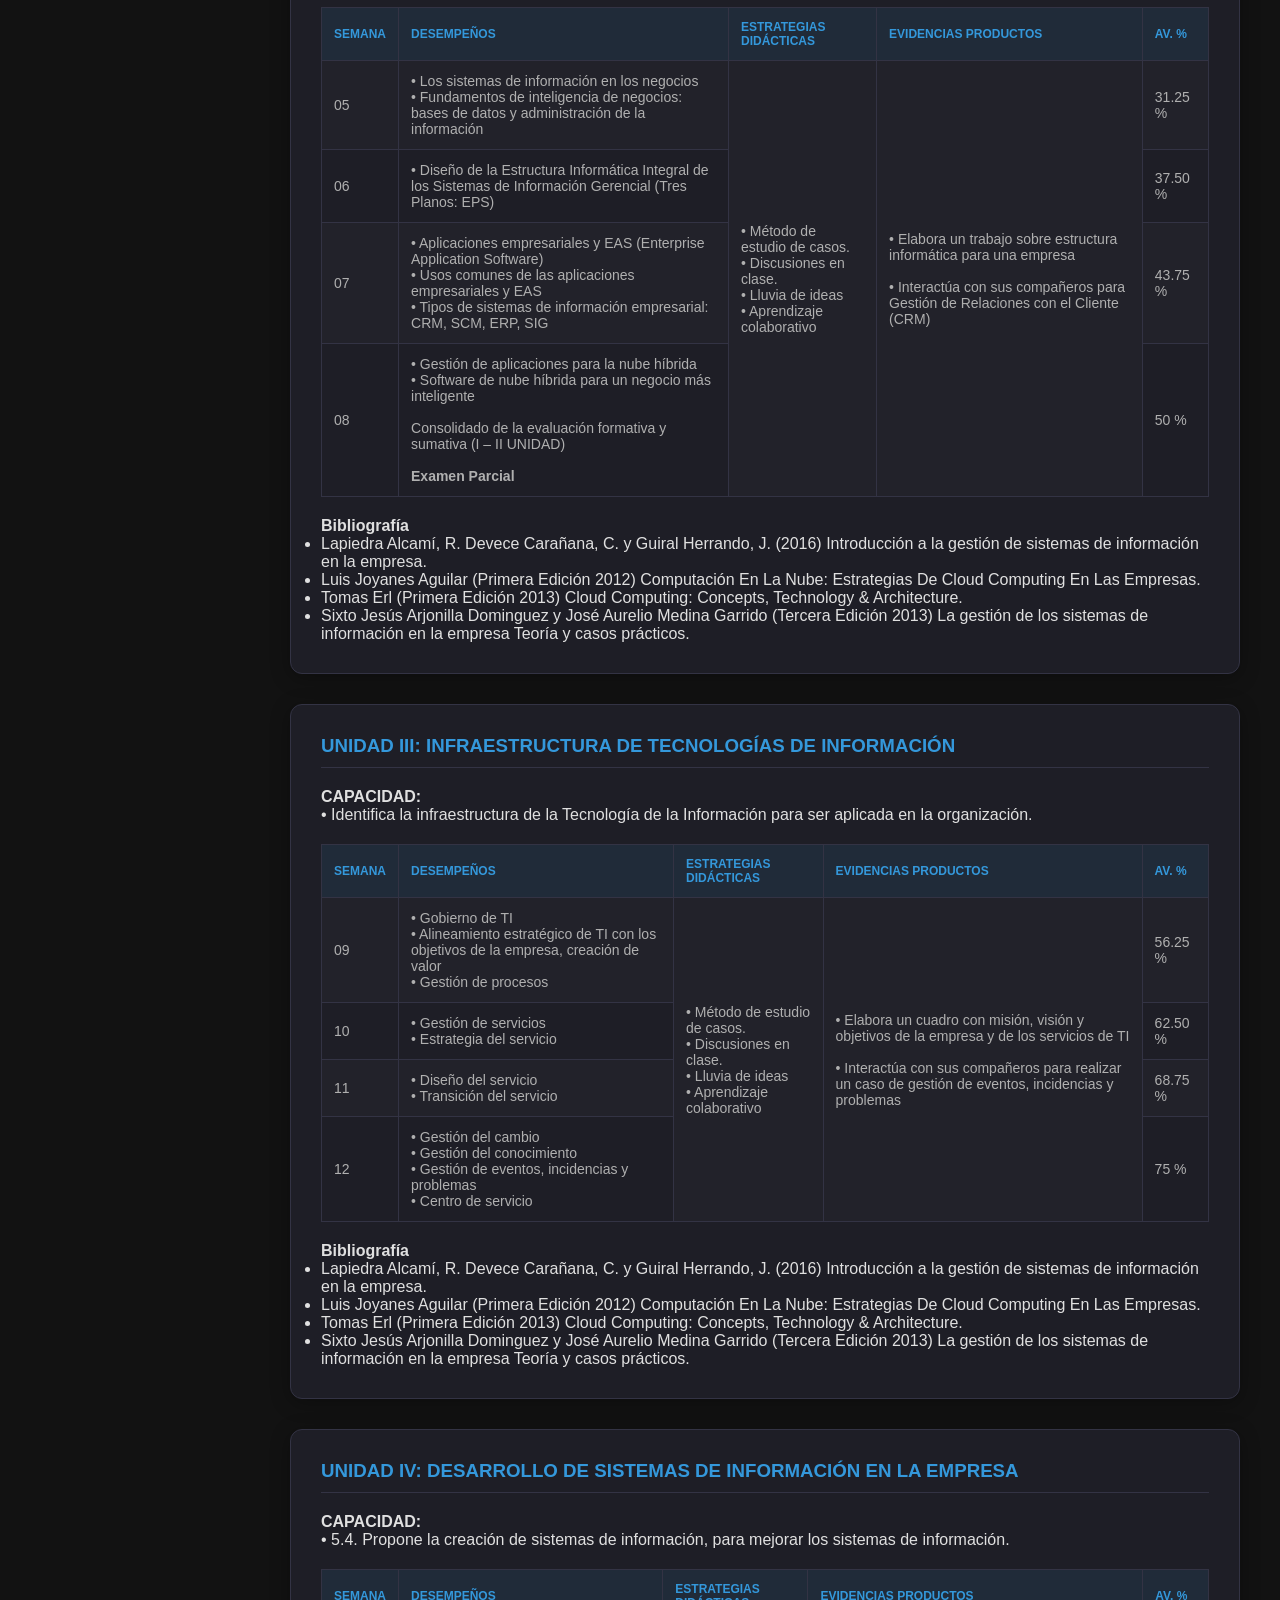
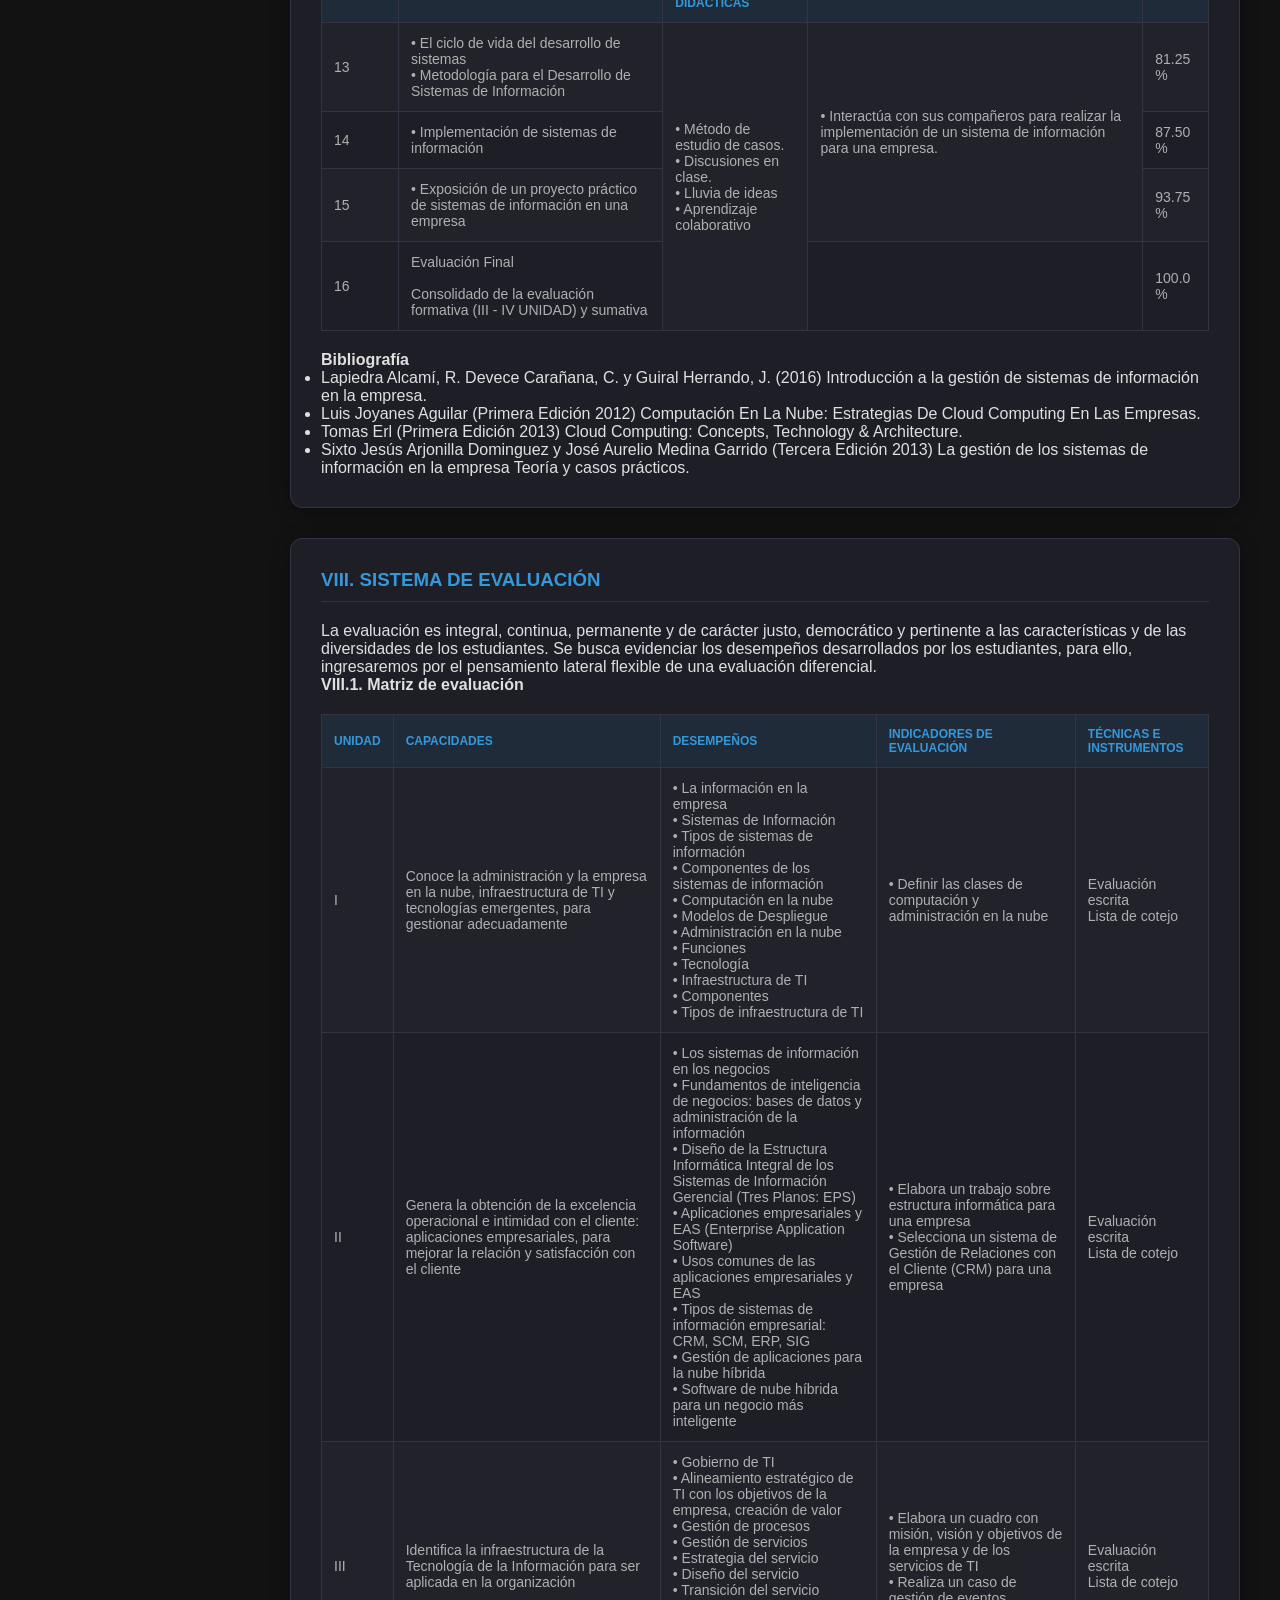
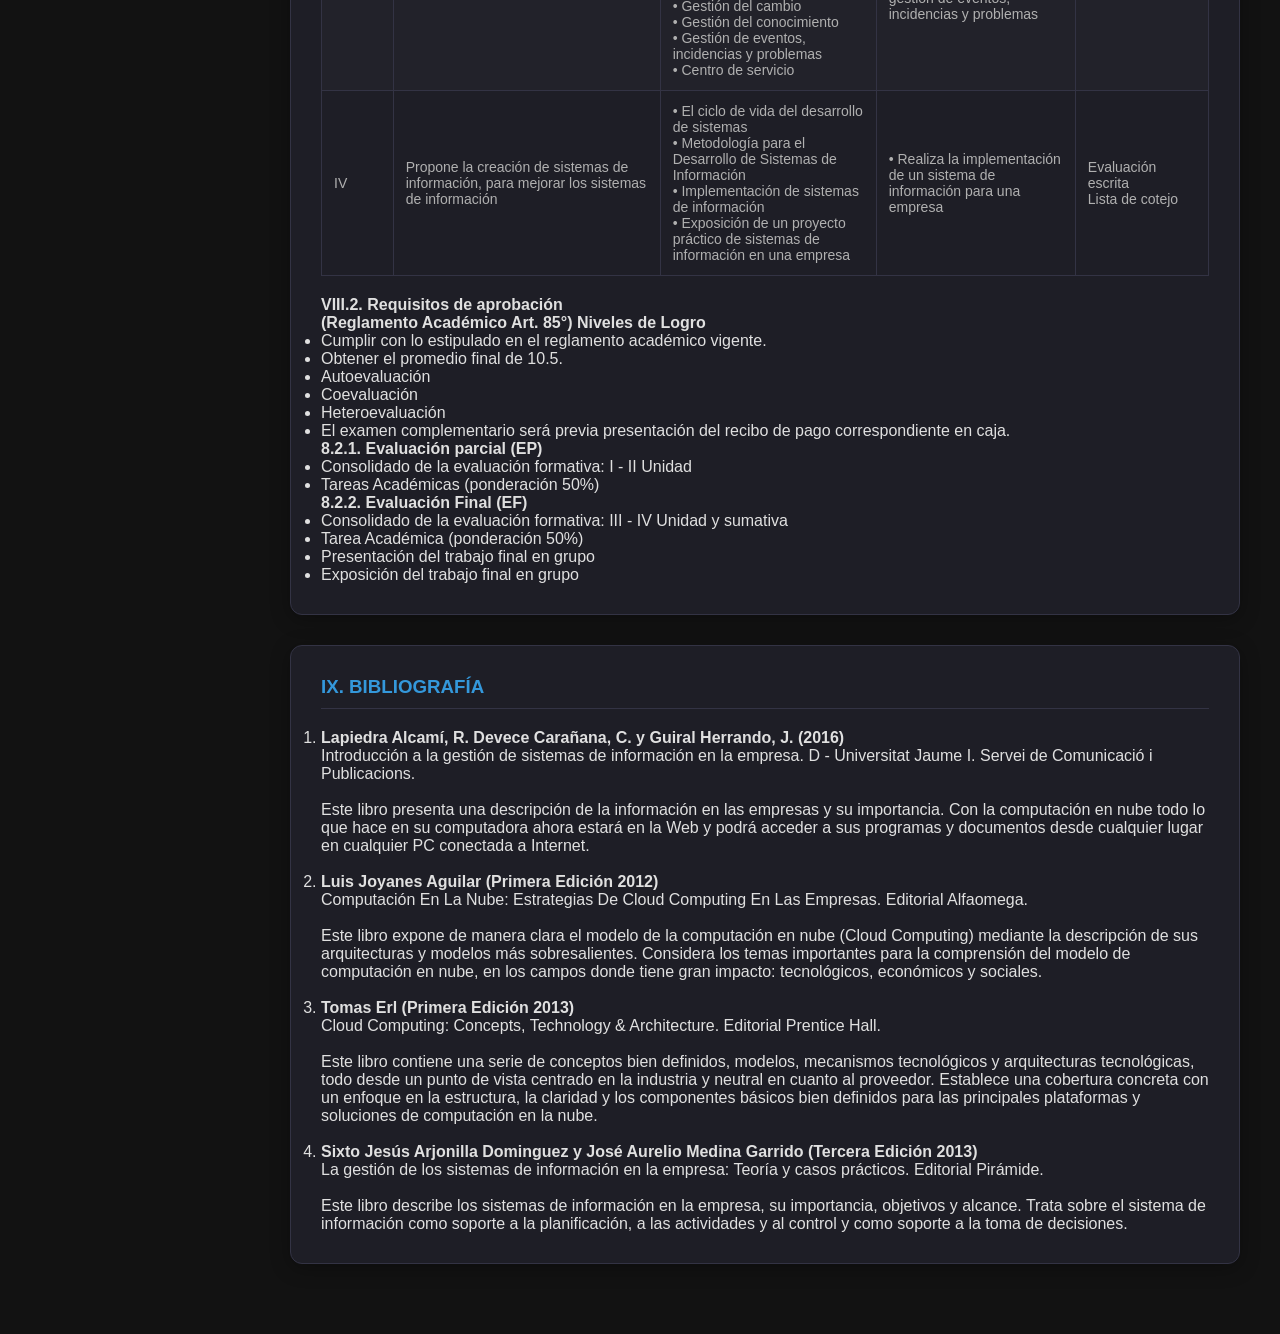
<file: silabo.html>
<!DOCTYPE html>
<html lang="es">
<head>
<meta charset="UTF-8">
<title>Sílabo - Dashboard</title>
<link rel="stylesheet" href="css/comun.css"> <link rel="stylesheet" href="css/estilos.css"> </head>
<link rel="icon" href="img/upla.png">
</head>
<body>
<!-- 🔥 HEADER CORRECTO -->
<header class="top-header">
    <div class="header-left">
 <img src="img/logo.png" class="logo-upla" alt="Logo UPLA">
    </div>
    <div class="header-center">
        <h1>GERENCIA DE SISTEMAS DE INFORMACIÓN</h1>
        <h2>Dr. MAGNO TEOFILO BALDEON TOVAR</h2>
        <h3>VII Ciclo - 2026-I</h3>
    </div>
</header>

<div class="container">

<!-- 🔹 SIDEBAR -->
<aside class="sidebar">
    <h2>UPLA - FI</h2>
    
    <a href="index.html">🏠 Inicio</a>
    <a href="perfil.html">👤 Mi Perfil</a>
    
    <div class="menu-desplegable-container">
        <a href="silabo.html" class="active-link">📖 Ver Sílabo</a>
        
        <div class="submenu-silabo">
            <a href="#informacion" class="sub-link">📍 Inf. General</a>
            <a href="#sumilla" class="sub-link">📝 Sumilla</a>
            
            <a href="#competencia-general" class="sub-link">🏆 Comp. General</a>
            <a href="#competencia-especifica" class="sub-link">🎯 Comp. Específica</a>
            <a href="#capacidades" class="sub-link">🧠 Capacidades</a>
            <a href="#ejes" class="sub-link">🛤️ Ejes Transversales</a>

            <button class="menu-btn" onclick="toggleMenu('u1')">🔹 Unidad I</button>
            <div id="u1" class="submenu"><a href="#unidad1">Ver Detalle U1</a></div>

            <button class="menu-btn" onclick="toggleMenu('u2')">🔹 Unidad II</button>
            <div id="u2" class="submenu"><a href="#unidad2">Ver Detalle U2</a></div>

            <button class="menu-btn" onclick="toggleMenu('u3')">🔹 Unidad III</button>
            <div id="u3" class="submenu"><a href="#unidad3">Ver Detalle U3</a></div>

            <button class="menu-btn" onclick="toggleMenu('u4')">🔹 Unidad IV</button>
            <div id="u4" class="submenu"><a href="#unidad4">Ver Detalle U4</a></div>

            <a href="#evaluacion" class="sub-link">📊 Evaluación</a>
            <a href="#bibliografia" class="sub-link">📚 Bibliografía</a>
        </div>
    </div>
<a href="semanas.html">📅 Recursos Semanales</a>
    <a href="tareas.html">✅ Tareas</a>
</aside>
<!-- 🔹 CONTENIDO -->
<main class="content">



<section id="informacion">

<h3>I. INFORMACIÓN GENERAL</h3>

<table>

<tr>
<td><strong>I.1. Docente</strong></td>
<td>Dr. MAGNO TEOFILO BALDEON TOVAR</td>
</tr>

<tr>
<td><strong>I.2. Semestre académico</strong></td>
<td>VII Ciclo</td>
</tr>

<tr>
<td><strong>I.3. Plan de estudios</strong></td>
<td>2022</td>
</tr>

<tr>
<td><strong>I.4. Área</strong></td>
<td>Estudios de Especialidad</td>
</tr>

<tr>
<td><strong>I.5. Naturaleza de la asignatura</strong></td>
<td>Teórico - Práctico</td>
</tr>

<tr>
<td><strong>I.6. Número de créditos</strong></td>
<td>03</td>
</tr>

<tr>
<td><strong>I.7. Horas semanales</strong></td>
<td>04</td>
</tr>

<tr>
<td><strong>Horas teóricas</strong></td>
<td>02</td>
</tr>

<tr>
<td><strong>Horas prácticas</strong></td>
<td>02</td>
</tr>

<tr>
<td><strong>I.8. Período académico</strong></td>
<td>2026 - I</td>
</tr>

</table>

</section>

<section id="sumilla">

<h3>II. SUMILLA</h3>

<p>
La asignatura corresponde a estudios de especialidad, de naturaleza teórico-práctica, cuyo propósito es gerenciar un marco de trabajo para el buen gobierno y la gestión de las tecnologías de la información (TI) y la tecnología de la empresa. Que le permite adquirir las siguientes capacidades: conoce la administración y la empresa en la nube, infraestructura de TI y tecnologías emergentes, genera la obtención de la excelencia operacional e intimidad con el cliente: aplicaciones empresariales, identifica la infraestructura de la Tecnología de la Información, propone la creación de sistemas de información.
</p>

</section>


<section id="competencia-general">

<h3>III. COMPETENCIA GENERAL</h3>

<p>
Usa las tecnologías de información y comunicación para el análisis y diseño de los sistemas organizacionales desde los esquemas conceptuales hasta los diseños físicos, promoviendo la sostenibilidad de estos, para incrementar la eficiencia de las organizaciones considerando las tecnologías emergentes, los criterios de seguridad en la transmisión y el almacenamiento de datos y bajo un marco de comportamiento ético, de valores y normas de convivencia social.
</p>

</section>


<section id="competencia-especifica">

<h3>IV. COMPETENCIA ESPECÍFICA</h3>

<p>
Implementar un sistema de gestión de calidad, con el fin de satisfacer las necesidades del cliente interno y externo, para optimizar los procesos y recursos disponibles de la empresa.
</p>

</section>


<section id="capacidades">

<h3>V. CAPACIDADES</h3>

<ul>
<li><strong>V.1.</strong> Conoce la administración y la empresa en la nube, infraestructura de TI y tecnologías emergentes, para gestionar adecuadamente.</li>

<li><strong>V.2.</strong> Genera la obtención de la excelencia operacional e intimidad con el cliente: aplicaciones empresariales, para mejorar la relación y satisfacción con el cliente.</li>

<li><strong>V.3.</strong> Identifica la infraestructura de la Tecnología de la Información para ser aplicada en la organización.</li>

<li><strong>V.4.</strong> Propone la creación de sistemas de información, para mejorar los sistemas de información.</li>
</ul>

</section>
<section id="ejes">

<h3>VI. EJES TRANSVERSALES</h3>

<ul>
<li><strong>Investigación – Desarrollo – Innovación</strong></li>
</ul>

<p><strong>ACCIONES DE INVESTIGACIÓN</strong></p>
<p>
Elaboración de un trabajo final en grupo relacionado con sistemas de información en la empresa
</p>

<ul>
<li><strong>Responsabilidad social</strong></li>
<li><strong>Sostenibilidad del medio ambiente</strong></li>
</ul>

<h3>VALORES Y ACTITUDES</h3>

<table>

<tr>
<th>VALORES</th>
<th>ACTITUDES</th>
<th>INDICADORES</th>
</tr>

<tr>
<td>
Búsqueda de la excelencia.
</td>

<td>
Respeta la opinión de los demás compañeros.<br><br>
Sigue las normas de la universidad y del docente.<br><br>
Presenta trabajos y/o proyectos originales en la fecha programada
</td>

<td>
Escucha las opiniones de los demás, aunque no las comparta.<br><br>
Asiste puntualmente y permanece en las labores académicas de inicio hasta la culminación.<br><br>
Presenta con puntualidad las tareas y actividades realizadas.
</td>
</tr>

<tr>
<td>
Preservación Ambiental.
</td>

<td>
Busca formar personas conscientes del cuidado del ambiente, que promuevan el desarrollo de estilos de vida saludables y sostenibles.
</td>

<td>
Disposición para colaborar con el bienestar y la calidad de vida de las generaciones presentes y futuras.<br><br>
Aprecio y disposición para el cuidado a toda forma de vida desde una mirada sistémica y global.
</td>
</tr>

</table>

</section>

<!-- 🔥 UNIDAD I -->
<section id="unidad1">
<h3>UNIDAD I: ADMINISTRACIÓN EN LA NUBE</h3>

<p><strong>CAPACIDAD:</strong></p>
<p>
• Conoce la administración y la empresa en la nube, infraestructura de TI y tecnologías emergentes, para gestionar adecuadamente.
</p>

<table>
<tr>
<th>Semana</th>
<th>Desempeños</th>
<th>Estrategias didácticas</th>
<th>Evidencias productos</th>
<th>Av. %</th>
</tr>

<tr>
<td>01</td>
<td>
• La información en la empresa<br>
• Sistemas de Información<br>
• Tipos de sistemas de información<br>
• Componentes de los sistemas de información
</td>

<td rowspan="4">
• Método de estudio de casos.<br>
• Discusiones en clase.<br>
• Lluvia de ideas<br>
• Aprendizaje colaborativo.
</td>

<td rowspan="4">
Interactúa con sus compañeros para definir las clases de computación y administración en la nube
</td>

<td>06.25 %</td>
</tr>

<tr>
<td>02</td>
<td>
• Computación en la nube<br>
• Modelos de Despliegue
</td>
<td>12.50 %</td>
</tr>

<tr>
<td>03</td>
<td>
• Administración en la nube<br>
• Funciones<br>
• Tecnología
</td>
<td>18.75 %</td>
</tr>

<tr>
<td>04</td>
<td>
• Infraestructura de TI<br>
• Modelos de despliegue<br>
• Componentes<br>
• Tipos de infraestructura de TI
</td>
<td>25 %</td>
</tr>

</table>

<h4>Bibliografía</h4>
<ul>
<li>Lapiedra Alcamí, R. Devece Carañana, C. y Guiral Herrando, J. (2016) Introducción a la gestión de sistemas de información en la empresa.</li>
<li>Luis Joyanes Aguilar (Primera Edición 2012) Computación En La Nube: Estrategias De Cloud Computing En Las Empresas.</li>
<li>Tomas Erl (Primera Edición 2013) Cloud Computing: Concepts, Technology & Architecture.</li>
<li>Sixto Jesús Arjonilla Dominguez y José Aurelio Medina Garrido (Tercera Edición 2013) La gestión de los sistemas de información en la empresa Teoría y casos prácticos.</li>
</ul>

</section>

<!-- 🔥 UNIDAD II -->
<section id="unidad2">
<h3>UNIDAD II: APLICACIONES EMPRESARIALES DE SISTEMAS DE INFORMACIÓN</h3>

<p><strong>CAPACIDAD:</strong></p>
<p>
• Genera la obtención de la excelencia operacional e intimidad con el cliente: aplicaciones empresariales, para mejorar la relación y satisfacción con el cliente.
</p>

<table>
<tr>
<th>Semana</th>
<th>Desempeños</th>
<th>Estrategias didácticas</th>
<th>Evidencias productos</th>
<th>Av. %</th>
</tr>

<tr>
<td>05</td>
<td>
• Los sistemas de información en los negocios<br>
• Fundamentos de inteligencia de negocios: bases de datos y administración de la información
</td>

<td rowspan="4">
• Método de estudio de casos.<br>
• Discusiones en clase.<br>
• Lluvia de ideas<br>
• Aprendizaje colaborativo
</td>

<td rowspan="4">
• Elabora un trabajo sobre estructura informática para una empresa<br><br>
• Interactúa con sus compañeros para Gestión de Relaciones con el Cliente (CRM)
</td>

<td>31.25 %</td>
</tr>

<tr>
<td>06</td>
<td>
• Diseño de la Estructura Informática Integral de los Sistemas de Información Gerencial (Tres Planos: EPS)
</td>
<td>37.50 %</td>
</tr>

<tr>
<td>07</td>
<td>
• Aplicaciones empresariales y EAS (Enterprise Application Software)<br>
• Usos comunes de las aplicaciones empresariales y EAS<br>
• Tipos de sistemas de información empresarial: CRM, SCM, ERP, SIG
</td>
<td>43.75 %</td>
</tr>

<tr>
<td>08</td>
<td>
• Gestión de aplicaciones para la nube híbrida<br>
• Software de nube híbrida para un negocio más inteligente<br><br>

Consolidado de la evaluación formativa y sumativa (I – II UNIDAD)<br><br>

<strong>Examen Parcial</strong>
</td>
<td>50 %</td>
</tr>

</table>

<h4>Bibliografía</h4>
<ul>
<li>Lapiedra Alcamí, R. Devece Carañana, C. y Guiral Herrando, J. (2016) Introducción a la gestión de sistemas de información en la empresa.</li>
<li>Luis Joyanes Aguilar (Primera Edición 2012) Computación En La Nube: Estrategias De Cloud Computing En Las Empresas.</li>
<li>Tomas Erl (Primera Edición 2013) Cloud Computing: Concepts, Technology & Architecture.</li>
<li>Sixto Jesús Arjonilla Dominguez y José Aurelio Medina Garrido (Tercera Edición 2013) La gestión de los sistemas de información en la empresa Teoría y casos prácticos.</li>
</ul>

</section>

<section id="unidad3">
<h3>UNIDAD III: INFRAESTRUCTURA DE TECNOLOGÍAS DE INFORMACIÓN</h3>

<p><strong>CAPACIDAD:</strong></p>
<p>
• Identifica la infraestructura de la Tecnología de la Información para ser aplicada en la organización.
</p>

<table>
<tr>
<th>Semana</th>
<th>Desempeños</th>
<th>Estrategias didácticas</th>
<th>Evidencias productos</th>
<th>Av. %</th>
</tr>

<tr>
<td>09</td>
<td>
• Gobierno de TI<br>
• Alineamiento estratégico de TI con los objetivos de la empresa, creación de valor<br>
• Gestión de procesos
</td>

<td rowspan="4">
• Método de estudio de casos.<br>
• Discusiones en clase.<br>
• Lluvia de ideas<br>
• Aprendizaje colaborativo
</td>

<td rowspan="4">
• Elabora un cuadro con misión, visión y objetivos de la empresa y de los servicios de TI<br><br>
• Interactúa con sus compañeros para realizar un caso de gestión de eventos, incidencias y problemas
</td>

<td>56.25 %</td>
</tr>

<tr>
<td>10</td>
<td>
• Gestión de servicios<br>
• Estrategia del servicio
</td>
<td>62.50 %</td>
</tr>

<tr>
<td>11</td>
<td>
• Diseño del servicio<br>
• Transición del servicio
</td>
<td>68.75 %</td>
</tr>

<tr>
<td>12</td>
<td>
• Gestión del cambio<br>
• Gestión del conocimiento<br>
• Gestión de eventos, incidencias y problemas<br>
• Centro de servicio
</td>
<td>75 %</td>
</tr>

</table>

<h4>Bibliografía</h4>
<ul>
<li>Lapiedra Alcamí, R. Devece Carañana, C. y Guiral Herrando, J. (2016) Introducción a la gestión de sistemas de información en la empresa.</li>
<li>Luis Joyanes Aguilar (Primera Edición 2012) Computación En La Nube: Estrategias De Cloud Computing En Las Empresas.</li>
<li>Tomas Erl (Primera Edición 2013) Cloud Computing: Concepts, Technology & Architecture.</li>
<li>Sixto Jesús Arjonilla Dominguez y José Aurelio Medina Garrido (Tercera Edición 2013) La gestión de los sistemas de información en la empresa Teoría y casos prácticos.</li>
</ul>

</section>

<section id="unidad4">
<h3>UNIDAD IV: DESARROLLO DE SISTEMAS DE INFORMACIÓN EN LA EMPRESA</h3>

<p><strong>CAPACIDAD:</strong></p>
<p>
• 5.4. Propone la creación de sistemas de información, para mejorar los sistemas de información.
</p>

<table>
<tr>
<th>Semana</th>
<th>Desempeños</th>
<th>Estrategias didácticas</th>
<th>Evidencias productos</th>
<th>Av. %</th>
</tr>

<tr>
<td>13</td>
<td>
• El ciclo de vida del desarrollo de sistemas<br>
• Metodología para el Desarrollo de Sistemas de Información
</td>

<td rowspan="4">
• Método de estudio de casos.<br>
• Discusiones en clase.<br>
• Lluvia de ideas<br>
• Aprendizaje colaborativo
</td>

<td rowspan="3">
• Interactúa con sus compañeros para realizar la implementación de un sistema de información para una empresa.
</td>

<td>81.25 %</td>
</tr>

<tr>
<td>14</td>
<td>
• Implementación de sistemas de información
</td>
<td>87.50 %</td>
</tr>

<tr>
<td>15</td>
<td>
• Exposición de un proyecto práctico de sistemas de información en una empresa
</td>
<td>93.75 %</td>
</tr>

<tr>
<td>16</td>
<td>
Evaluación Final<br><br>
Consolidado de la evaluación formativa (III - IV UNIDAD) y sumativa
</td>

<!-- 👇 IMPORTANTE: aquí no hay evidencia -->
<td></td>

<td>100.0 %</td>
</tr>

</table>

<h4>Bibliografía</h4>
<ul>
<li>Lapiedra Alcamí, R. Devece Carañana, C. y Guiral Herrando, J. (2016) Introducción a la gestión de sistemas de información en la empresa.</li>
<li>Luis Joyanes Aguilar (Primera Edición 2012) Computación En La Nube: Estrategias De Cloud Computing En Las Empresas.</li>
<li>Tomas Erl (Primera Edición 2013) Cloud Computing: Concepts, Technology & Architecture.</li>
<li>Sixto Jesús Arjonilla Dominguez y José Aurelio Medina Garrido (Tercera Edición 2013) La gestión de los sistemas de información en la empresa Teoría y casos prácticos.</li>
</ul>

</section>

<section id="evaluacion">

<h3>VIII. SISTEMA DE EVALUACIÓN</h3>

<p>
La evaluación es integral, continua, permanente y de carácter justo, democrático y pertinente a las características y de las diversidades de los estudiantes. 
Se busca evidenciar los desempeños desarrollados por los estudiantes, para ello, ingresaremos por el pensamiento lateral flexible de una evaluación diferencial.
</p>

<h4>VIII.1. Matriz de evaluación</h4>

<table>
<tr>
<th>UNIDAD</th>
<th>CAPACIDADES</th>
<th>DESEMPEÑOS</th>
<th>INDICADORES DE EVALUACIÓN</th>
<th>TÉCNICAS E INSTRUMENTOS</th>
</tr>

<tr>
<td>I</td>
<td>
Conoce la administración y la empresa en la nube, infraestructura de TI y tecnologías emergentes, para gestionar adecuadamente
</td>
<td>
• La información en la empresa<br>
• Sistemas de Información<br>
• Tipos de sistemas de información<br>
• Componentes de los sistemas de información<br>
• Computación en la nube<br>
• Modelos de Despliegue<br>
• Administración en la nube<br>
• Funciones<br>
• Tecnología<br>
• Infraestructura de TI<br>
• Componentes<br>
• Tipos de infraestructura de TI
</td>
<td>
• Definir las clases de computación y administración en la nube
</td>
<td>
Evaluación escrita<br>
Lista de cotejo
</td>
</tr>

<tr>
<td>II</td>
<td>
Genera la obtención de la excelencia operacional e intimidad con el cliente: aplicaciones empresariales, para mejorar la relación y satisfacción con el cliente
</td>
<td>
• Los sistemas de información en los negocios<br>
• Fundamentos de inteligencia de negocios: bases de datos y administración de la información<br>
• Diseño de la Estructura Informática Integral de los Sistemas de Información Gerencial (Tres Planos: EPS)<br>
• Aplicaciones empresariales y EAS (Enterprise Application Software)<br>
• Usos comunes de las aplicaciones empresariales y EAS<br>
• Tipos de sistemas de información empresarial: CRM, SCM, ERP, SIG<br>
• Gestión de aplicaciones para la nube híbrida<br>
• Software de nube híbrida para un negocio más inteligente
</td>
<td>
• Elabora un trabajo sobre estructura informática para una empresa<br>
• Selecciona un sistema de Gestión de Relaciones con el Cliente (CRM) para una empresa
</td>
<td>
Evaluación escrita<br>
Lista de cotejo
</td>
</tr>

<tr>
<td>III</td>
<td>
Identifica la infraestructura de la Tecnología de la Información para ser aplicada en la organización
</td>
<td>
• Gobierno de TI<br>
• Alineamiento estratégico de TI con los objetivos de la empresa, creación de valor<br>
• Gestión de procesos<br>
• Gestión de servicios<br>
• Estrategia del servicio<br>
• Diseño del servicio<br>
• Transición del servicio<br>
• Gestión del cambio<br>
• Gestión del conocimiento<br>
• Gestión de eventos, incidencias y problemas<br>
• Centro de servicio
</td>
<td>
• Elabora un cuadro con misión, visión y objetivos de la empresa y de los servicios de TI<br>
• Realiza un caso de gestión de eventos, incidencias y problemas
</td>
<td>
Evaluación escrita<br>
Lista de cotejo
</td>
</tr>

<tr>
<td>IV</td>
<td>
Propone la creación de sistemas de información, para mejorar los sistemas de información
</td>
<td>
• El ciclo de vida del desarrollo de sistemas<br>
• Metodología para el Desarrollo de Sistemas de Información<br>
• Implementación de sistemas de información<br>
• Exposición de un proyecto práctico de sistemas de información en una empresa
</td>
<td>
• Realiza la implementación de un sistema de información para una empresa
</td>
<td>
Evaluación escrita<br>
Lista de cotejo
</td>
</tr>

</table>

<h4>VIII.2. Requisitos de aprobación</h4>

<p><strong>(Reglamento Académico Art. 85°) Niveles de Logro</strong></p>

<ul>
<li>Cumplir con lo estipulado en el reglamento académico vigente.</li>
<li>Obtener el promedio final de 10.5.</li>
<li>Autoevaluación</li>
<li>Coevaluación</li>
<li>Heteroevaluación</li>
<li>El examen complementario será previa presentación del recibo de pago correspondiente en caja.</li>
</ul>

<h4>8.2.1. Evaluación parcial (EP)</h4>
<ul>
<li>Consolidado de la evaluación formativa: I - II Unidad</li>
<li>Tareas Académicas (ponderación 50%)</li>
</ul>

<h4>8.2.2. Evaluación Final (EF)</h4>
<ul>
<li>Consolidado de la evaluación formativa: III - IV Unidad y sumativa</li>
<li>Tarea Académica (ponderación 50%)</li>
<li>Presentación del trabajo final en grupo</li>
<li>Exposición del trabajo final en grupo</li>
</ul>

</section>

<section id="bibliografia">

<h3>IX. BIBLIOGRAFÍA</h3>

<ol>

<li>
<strong>Lapiedra Alcamí, R. Devece Carañana, C. y Guiral Herrando, J. (2016)</strong><br>
Introducción a la gestión de sistemas de información en la empresa. 
D - Universitat Jaume I. Servei de Comunicació i Publicacions.<br><br>

Este libro presenta una descripción de la información en las empresas y su importancia. 
Con la computación en nube todo lo que hace en su computadora ahora estará en la Web 
y podrá acceder a sus programas y documentos desde cualquier lugar en cualquier PC conectada a Internet.
</li>

<br>

<li>
<strong>Luis Joyanes Aguilar (Primera Edición 2012)</strong><br>
Computación En La Nube: Estrategias De Cloud Computing En Las Empresas. 
Editorial Alfaomega.<br><br>

Este libro expone de manera clara el modelo de la computación en nube (Cloud Computing) 
mediante la descripción de sus arquitecturas y modelos más sobresalientes. 
Considera los temas importantes para la comprensión del modelo de computación en nube, 
en los campos donde tiene gran impacto: tecnológicos, económicos y sociales.
</li>

<br>

<li>
<strong>Tomas Erl (Primera Edición 2013)</strong><br>
Cloud Computing: Concepts, Technology & Architecture. 
Editorial Prentice Hall.<br><br>

Este libro contiene una serie de conceptos bien definidos, modelos, mecanismos tecnológicos 
y arquitecturas tecnológicas, todo desde un punto de vista centrado en la industria 
y neutral en cuanto al proveedor. 
Establece una cobertura concreta con un enfoque en la estructura, la claridad 
y los componentes básicos bien definidos para las principales plataformas 
y soluciones de computación en la nube.
</li>

<br>

<li>
<strong>Sixto Jesús Arjonilla Dominguez y José Aurelio Medina Garrido (Tercera Edición 2013)</strong><br>
La gestión de los sistemas de información en la empresa: Teoría y casos prácticos. 
Editorial Pirámide.<br><br>

Este libro describe los sistemas de información en la empresa, su importancia, objetivos y alcance. 
Trata sobre el sistema de información como soporte a la planificación, a las actividades y al control 
y como soporte a la toma de decisiones.
</li>

</ol>

</section>

</main>
</div>

<script src="js/script.js"></script>

</body>
</html>
</file>
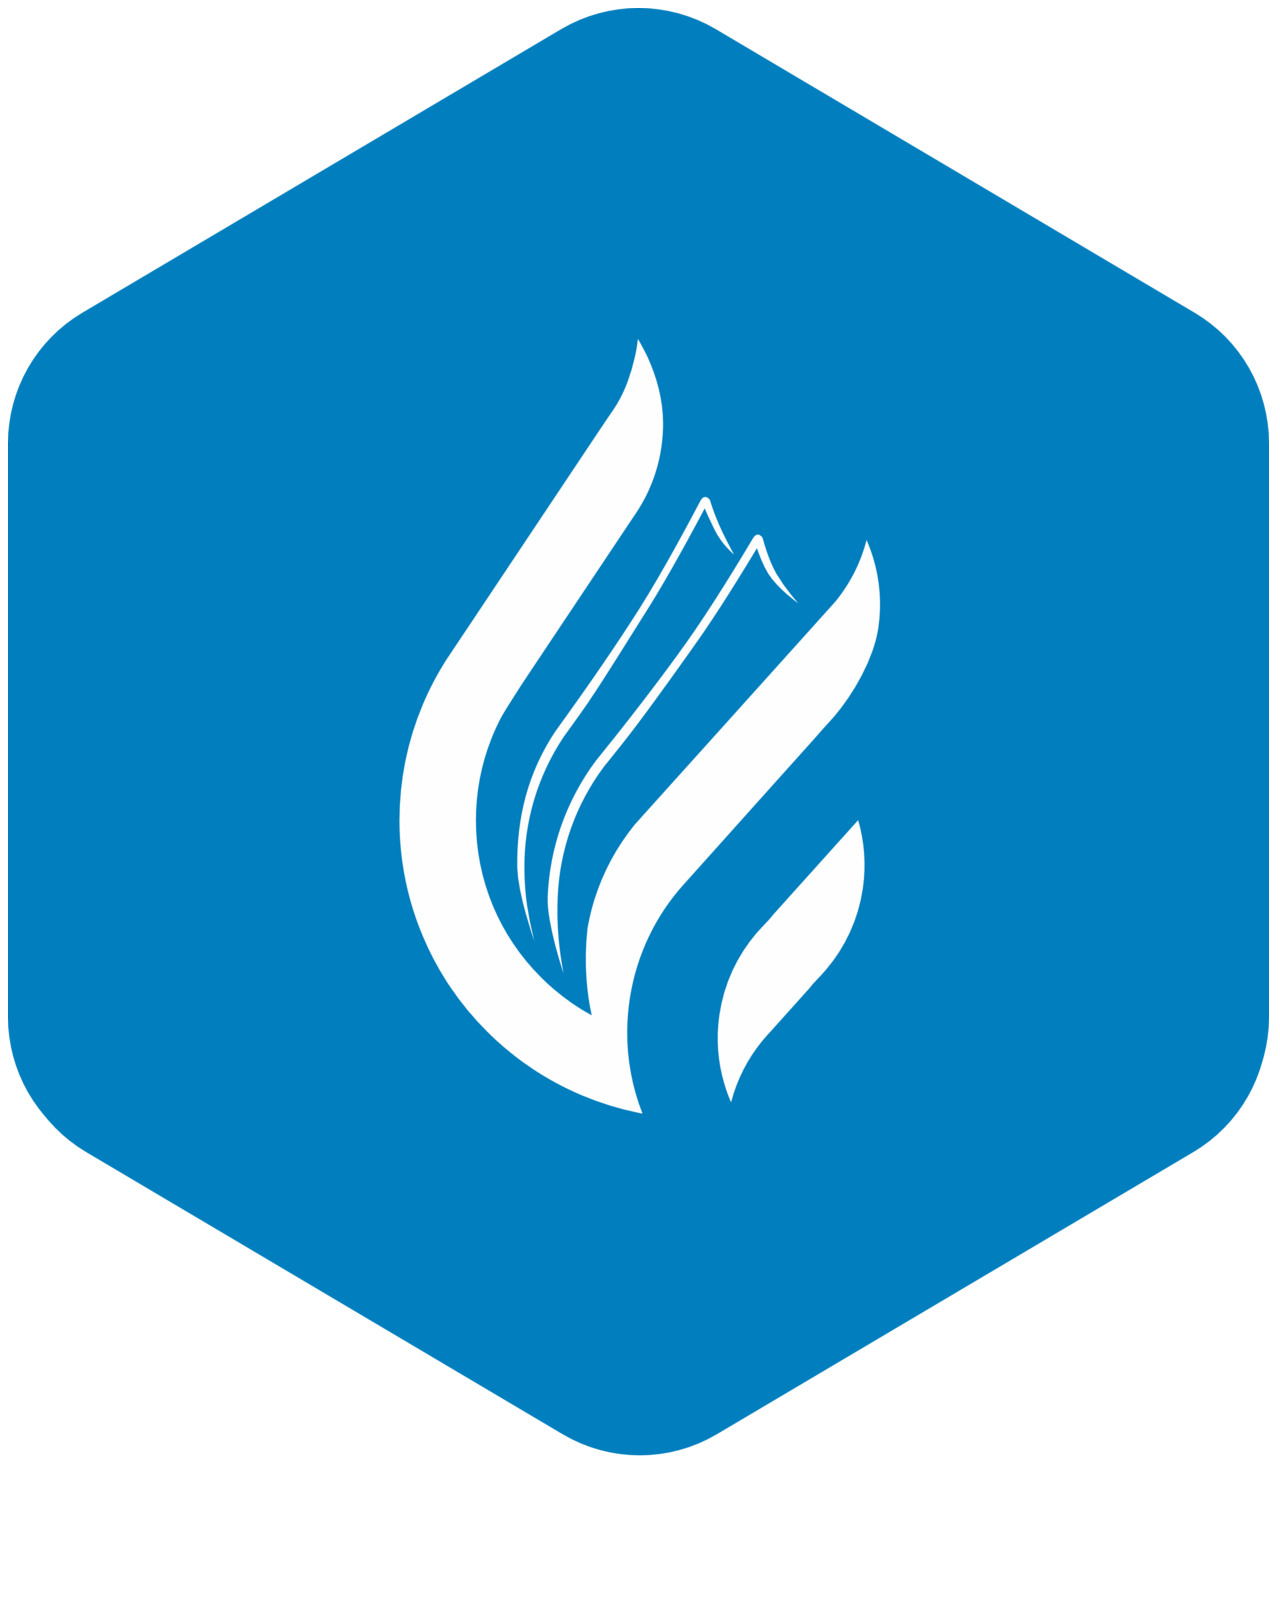
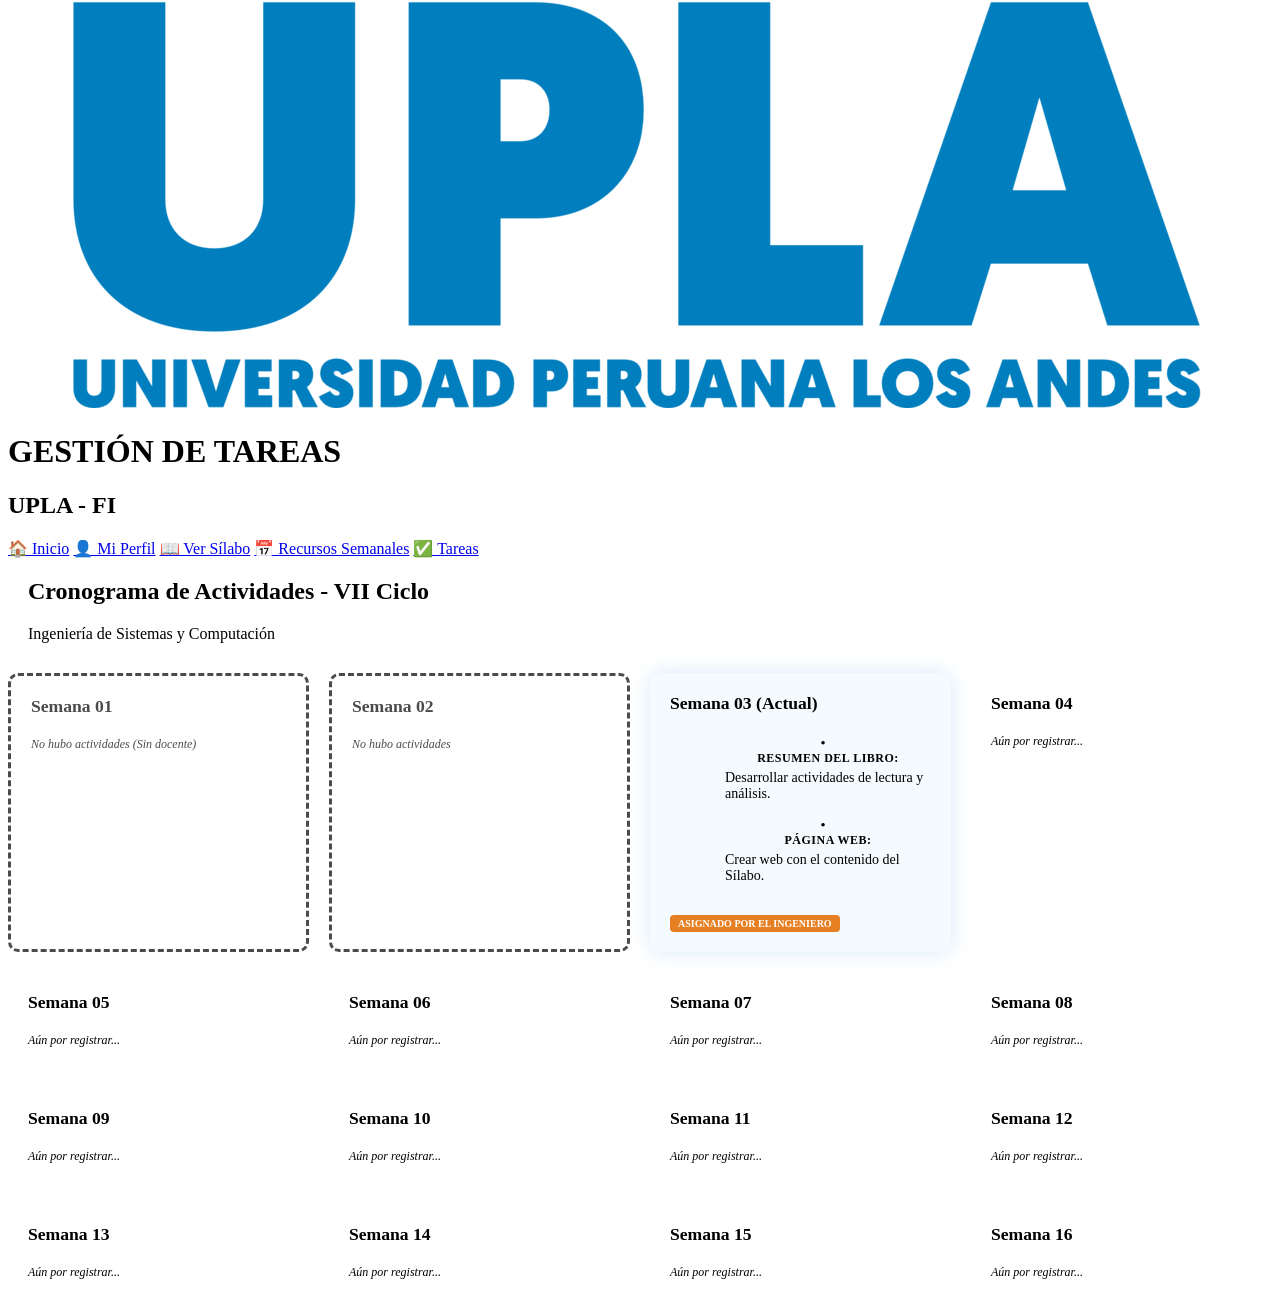
<file: tareas.html>
<!DOCTYPE html>
<html lang="es">
<head>
    <meta charset="UTF-8">
    <title>Tareas | UPLA</title>
<link rel="stylesheet" href="css/comun.css">
<link rel="stylesheet" href="css/tareas.css">
<link rel="icon" href="img/upla.png">
</head>
<body>
    <header class="top-header">
        <div class="header-left">
            <img src="img/upla.png" class="logo-upla" alt="UPLA">
        </div>
        <div class="header-center">
            <h1>GESTIÓN DE TAREAS</h1>
        </div>
    </header>
    <aside class="sidebar">
    <h2>UPLA - FI</h2>
    <a href="index.html">🏠 Inicio</a>
    <a href="perfil.html">👤 Mi Perfil</a>
    <a href="silabo.html">📖 Ver Sílabo</a>
    <a href="semanas.html">📅 Recursos Semanales</a> 
    <a href="tareas.html">✅ Tareas</a>
</aside>
<main class="content">
    <div class="tareas-header">
        <h2>Cronograma de Actividades - VII Ciclo</h2>
        <p>Ingeniería de Sistemas y Computación</p>
    </div>

    <div class="semanas-grid">
        <div class="semana-card empty-week">
            <div class="semana-number">Semana 01</div>
            <div class="no-tareas">No hubo actividades (Sin docente)</div>
        </div>

        <div class="semana-card empty-week">
            <div class="semana-number">Semana 02</div>
            <div class="no-tareas">No hubo actividades</div>
        </div>

        <div class="semana-card current">
            <div class="semana-number">Semana 03 (Actual)</div>
            <ul class="lista-tareas">
                <li class="task-important">
                    <strong>RESUMEN DEL LIBRO:</strong>
                    <span>Desarrollar actividades de lectura y análisis.</span>
                </li>
                <li class="task-important">
                    <strong>PÁGINA WEB:</strong>
                    <span>Crear web con el contenido del Sílabo.</span>
                </li>
            </ul>
            <div class="tag-docente">Asignado por el Ingeniero</div>
        </div>

        <div class="semana-card future">
            <div class="semana-number">Semana 04</div>
            <div class="status-waiting">Aún por registrar...</div>
        </div>
        <div class="semana-card future">
            <div class="semana-number">Semana 05</div>
            <div class="status-waiting">Aún por registrar...</div>
        </div>
        <div class="semana-card future">
            <div class="semana-number">Semana 06</div>
            <div class="status-waiting">Aún por registrar...</div>
        </div>
        <div class="semana-card future">
            <div class="semana-number">Semana 07</div>
            <div class="status-waiting">Aún por registrar...</div>
        </div>
        <div class="semana-card future">
            <div class="semana-number">Semana 08</div>
            <div class="status-waiting">Aún por registrar...</div>
        </div>
        <div class="semana-card future">
            <div class="semana-number">Semana 09</div>
            <div class="status-waiting">Aún por registrar...</div>
        </div>
        <div class="semana-card future">
            <div class="semana-number">Semana 10</div>
            <div class="status-waiting">Aún por registrar...</div>
        </div>
        <div class="semana-card future">
            <div class="semana-number">Semana 11</div>
            <div class="status-waiting">Aún por registrar...</div>
        </div>
        <div class="semana-card future">
            <div class="semana-number">Semana 12</div>
            <div class="status-waiting">Aún por registrar...</div>
        </div>
        <div class="semana-card future">
            <div class="semana-number">Semana 13</div>
            <div class="status-waiting">Aún por registrar...</div>
        </div>
        <div class="semana-card future">
            <div class="semana-number">Semana 14</div>
            <div class="status-waiting">Aún por registrar...</div>
        </div>
        <div class="semana-card future">
            <div class="semana-number">Semana 15</div>
            <div class="status-waiting">Aún por registrar...</div>
        </div>
        <div class="semana-card future">
            <div class="semana-number">Semana 16</div>
            <div class="status-waiting">Aún por registrar...</div>
        </div>
    </div>
</main>
    <script src="js/script.js"></script>

</body>
</html>
</file>
<file: css/comun.css>

</file>
<file: css/index.css>
/* --- ESTILOS EXCLUSIVOS DEL HOME --- */
.hero-container {
    position: relative;
    width: 100%;
    height: calc(100vh - 100px); /* Ocupa el espacio sobrante */
    overflow: hidden;
    margin: 0; 
    padding: 0;
}

.hero-image {
    width: 100%;
    height: 100%;
    object-fit: cover; /* Mantiene proporción sin deformar */
    display: block;
}

.hero-overlay {
    position: absolute;
    top: 0;
    left: 0;
    width: 100%;
    height: 100%;
    /* Degradado para que el texto se lea bien */
    background: linear-gradient(to top, rgba(15,15,26,0.95), transparent);
    display: flex;
    align-items: flex-end;
    padding: 60px;
}

.hero-text h2 {
    font-size: 40px;
    color: white;
    margin-bottom: 10px;
    text-shadow: 2px 2px 10px rgba(0,0,0,0.5);
}

.hero-text p {
    font-size: 18px;
    color: var(--text-muted);
    max-width: 700px;
}
</file>
<file: css/perfil.css>
/* DISEÑO EN GRILLA */
.profile-grid {
    display: grid;
    grid-template-columns: 1fr 2fr;
    gap: 20px;
    align-items: start;
}

/* FOTO DE PERFIL */
.card-profile-main {
    text-align: center;
    padding: 40px 20px;
}

.avatar-container {
    width: 150px;
    height: 150px;
    margin: 0 auto 20px;
    border-radius: 50%;
    border: 4px solid var(--accent);
    overflow: hidden;
    background: var(--bg-dark);
}

.profile-photo {
    width: 100%;
    height: 100%;
    object-fit: cover;
}

.highlight-text {
    color: var(--accent);
}

/* INFORMACIÓN ACADÉMICA */
.info-list {
    display: flex;
    flex-direction: column;
    gap: 15px;
}

.info-item {
    display: flex;
    justify-content: space-between;
    padding-bottom: 10px;
    border-bottom: 1px solid var(--border);
}

.info-item label {
    color: var(--text-muted);
    font-weight: bold;
}

/* EVOLUCIÓN (STEPPER) */
.small-info {
    font-size: 11px;
    color: var(--text-muted);
    margin-bottom: 20px;
}

.evolution-stepper {
    margin-bottom: 30px;
}

.step {
    display: flex;
    align-items: center;
    gap: 10px;
    margin-bottom: 10px;
    color: var(--text-muted);
    font-size: 14px;
}

.step.active {
    color: var(--accent);
    font-weight: bold;
}

.step span {
    width: 24px;
    height: 24px;
    border-radius: 50%;
    border: 1px solid var(--border);
    display: flex;
    align-items: center;
    justify-content: center;
    font-size: 12px;
}

.step.active span {
    background: var(--accent);
    color: white;
    border-color: var(--accent);
}

/* ESTADO DE DOCUMENTOS */
.docs-status {
    background: rgba(0,0,0,0.2);
    padding: 15px;
    border-radius: 8px;
}

.doc-item {
    display: flex;
    justify-content: space-between;
    font-size: 13px;
    margin-bottom: 8px;
}

.status-badge {
    color: #2ecc71; /* Verde éxito */
    font-weight: bold;
}

/* RESPONSIVE */
@media (max-width: 900px) {
    .profile-grid {
        grid-template-columns: 1fr;
    }
}
/* Sección de Rendimiento */
.card-performance {
    margin-top: 20px;
}

.table-mini {
    width: 100%;
    border-collapse: collapse;
    margin-top: 10px;
    font-size: 13px;
}

.table-mini th {
    background: rgba(52, 152, 219, 0.05);
    color: var(--accent);
    text-align: left;
    padding: 10px;
    border-bottom: 2px solid var(--border);
}

.table-mini td {
    padding: 12px 10px;
    border-bottom: 1px solid var(--border);
    color: var(--text-main);
}

/* Indicadores de estado dentro de la tabla */
.status-ok {
    color: #2ecc71;
    font-weight: bold;
    font-size: 11px;
    text-transform: uppercase;
}

.status-current {
    color: #f1c40f;
    font-weight: bold;
    font-size: 11px;
    text-transform: uppercase;
}

/* Efecto Hover para las filas */
.table-mini tr:hover {
    background: rgba(255, 255, 255, 0.03);
}
</file>
<file: css/semanas.css>
.semanas-container {
    display: flex;
    flex-direction: column;
    gap: 30px;
}

.semana-info-card {
    background: var(--card-dark);
    border-radius: 12px;
    padding: 25px;
    border: 1px solid var(--border);
    position: relative;
    overflow: hidden;
}

.semana-badge {
    background: var(--accent);
    color: white;
    padding: 5px 15px;
    border-radius: 20px;
    font-size: 12px;
    font-weight: bold;
    display: inline-block;
    margin-bottom: 15px;
}

.info-grid {
    display: grid;
    grid-template-columns: 1fr 1fr;
    gap: 20px;
    margin-top: 20px;
}

.info-box {
    background: rgba(255,255,255,0.02);
    padding: 15px;
    border-radius: 8px;
    border-left: 3px solid var(--accent);
}

.info-box h3 {
    font-size: 15px;
    margin-bottom: 10px;
    color: var(--accent);
}

.info-box ul {
    list-style: none;
}

.info-box ul li a {
    color: var(--text-main);
    text-decoration: none;
    font-size: 14px;
}

.info-box ul li a:hover {
    color: var(--accent);
    text-decoration: underline;
}
.unidad-separator {
    background: linear-gradient(90deg, var(--accent), transparent);
    padding: 10px 20px;
    border-radius: 5px;
    font-weight: bold;
    color: white;
    margin: 40px 0 20px 0;
    text-transform: uppercase;
    letter-spacing: 2px;
}

.highlight-week {
    background: #f39c12 !important; /* Color especial para la semana actual */
}

.exam-week {
    background: #e74c3c !important; /* Rojo para el examen parcial */
    animation: pulse 2s infinite;
}

@keyframes pulse {
    0% { transform: scale(1); }
    50% { transform: scale(1.05); }
    100% { transform: scale(1); }
}

.info-box ul li {
    margin-bottom: 8px;
}

.info-box ul li::before {
    content: "🔗";
    margin-right: 8px;
    font-size: 12px;
}
</file>
<file: css/estilos.css>
/* --- RESET GENERAL --- */
/* --- VARIABLES MODO NOCHE --- */
:root {
    --bg-dark: #121212;        /* Fondo general de la página */
    --card-dark: #1e1e26;      /* Fondo de las secciones y tablas */
    --sidebar-dark: #0f0f1a;   /* Fondo del sidebar */
    --accent: #3498db;         /* Azul brillante para resaltar */
    --text-main: #e0e0e0;      /* Texto principal (blanco grisáceo) */
    --text-muted: #b0b0b0;     /* Texto secundario/detalles */
    --border: #333344;         /* Color de bordes y separadores */
}

/* --- RESET GENERAL --- */
* {
    margin: 0;
    padding: 0;
    box-sizing: border-box;
}

body {
    font-family: 'Segoe UI', Arial, sans-serif;
    background: var(--bg-dark);
    color: var(--text-main);
}

html {
    scroll-behavior: smooth;
    scroll-padding-top: 130px;
}

/* --- SIDEBAR (BARRA LATERAL) --- */
.sidebar {
    width: 250px;
    background: var(--sidebar-dark);
    color: white;
    height: 100vh;
    padding: 15px;
    position: fixed;
    left: 0;
    top: 0;
    overflow-y: auto;
    z-index: 1100;
    box-shadow: 2px 0 10px rgba(0,0,0,0.5);
    border-right: 1px solid var(--border);
}

.sidebar h2 {
    text-align: center;
    padding-bottom: 20px;
    border-bottom: 1px solid var(--border);
    margin-bottom: 15px;
    font-size: 1.2rem;
    color: var(--accent);
}

.sidebar a, .menu-btn {
    display: block;
    color: var(--text-muted);
    padding: 12px 15px;
    margin: 5px 0;
    text-decoration: none;
    background: none;
    border: none;
    text-align: left;
    cursor: pointer;
    border-radius: 5px;
    width: 100%;
    transition: 0.3s;
    font-size: 14px;
}

.sidebar a:hover, .menu-btn:hover {
    background: var(--accent);
    color: white;
}

/* SUBMENÚ */
.submenu {
    display: none;
    padding-left: 20px;
    background: rgba(255, 255, 255, 0.05);
    border-radius: 5px;
}

/* --- HEADER SUPERIOR (FIJO) --- */
.top-header {
    position: fixed;
    top: 0;
    left: 250px;
    right: 0;
    height: 100px;
    background: var(--card-dark);
    padding: 0 30px;
    display: flex;
    align-items: center;
    gap: 20px;
    border-bottom: 1px solid var(--border);
    z-index: 1000;
    overflow: hidden;
}

.header-left {
    display: flex;
    align-items: center;
    height: 100%;
}

.logo-upla {
    max-height: 70px; /* Un poco más pequeño para dejar aire */
    width: auto;
    object-fit: contain;
    /* Efecto opcional para que el logo no brille demasiado en la oscuridad */
    filter: drop-shadow(0px 0px 8px rgba(255,255,255,0.1));
}

.header-center h1 {
    font-size: 18px;
    color: white;
    margin: 0;
    text-transform: uppercase;
}

.header-center h2 {
    margin: 0;
    font-size: 14px;
    color: var(--accent);
}

.header-center h3 {
    margin: 0;
    font-size: 12px;
    color: var(--text-muted);
}

/* --- CONTENIDO PRINCIPAL --- */
.content {
    margin-left: 250px;
    padding: 40px;
    margin-top: 100px;
    max-width: 1200px;
}

/* SECCIONES (TARJETAS) */
section {
    background: var(--card-dark);
    padding: 30px;
    margin-bottom: 30px;
    border-radius: 12px;
    box-shadow: 0 4px 20px rgba(0,0,0,0.3);
    border: 1px solid var(--border);
}

section h3 {
    color: var(--accent);
    border-bottom: 1px solid var(--border);
    padding-bottom: 10px;
    margin-bottom: 20px;
    text-transform: uppercase;
}

/* --- TABLAS --- */
table {
    width: 100%;
    border-collapse: collapse;
    margin: 20px 0;
    font-size: 14px;
    background: transparent;
}

th, td {
    border: 1px solid var(--border);
    padding: 12px;
    text-align: left;
    vertical-align: middle;
}

th {
    background: rgba(52, 152, 219, 0.1); /* Azul tenue */
    color: var(--accent);
    font-weight: 600;
    text-transform: uppercase;
    font-size: 12px;
}

td {
    color: var(--text-muted);
}

tr:nth-child(even) {
    background-color: rgba(255, 255, 255, 0.02);
}

/* --- RESPONSIVE (MÓVILES) --- */
@media (max-width: 768px) {
    .sidebar {
        position: relative;
        width: 100%;
        height: auto;
        border-right: none;
        border-bottom: 1px solid var(--border);
    }

    .top-header {
        position: relative;
        left: 0;
        height: auto;
        padding: 20px;
        flex-direction: column;
        text-align: center;
    }

    .content {
        margin-left: 0;
        margin-top: 20px;
        padding: 15px;
    }
}

/* SCROLLBAR ESTILO DARK */
::-webkit-scrollbar {
    width: 8px;
}
::-webkit-scrollbar-track {
    background: var(--bg-dark);
}
::-webkit-scrollbar-thumb {
    background: #333344;
    border-radius: 10px;
}
::-webkit-scrollbar-thumb:hover {
    background: var(--accent);
}
/* Resaltado del link actual en el sidebar */
.active-link {
    color: white !important;
    background: rgba(52, 152, 219, 0.2) !important;
    border-left: 4px solid var(--accent) !important;
    padding-left: 11px !important; /* Ajuste por el borde */
}

/* Resaltado del botón de Unidad cuando está abierto */
.active-btn {
    background: #3498db !important; /* Azul más claro/brillante */
    color: white !important;
    border-left: 4px solid #ffffff !important;
    box-shadow: 0 0 10px rgba(52, 152, 219, 0.5);
}
</file>
<file: css/tareas.css>
/* Cabecera de tareas */
.tareas-header {
    margin-bottom: 30px;
    border-left: 5px solid var(--accent);
    padding-left: 20px;
}

/* Grilla de 16 semanas */
.semanas-grid {
    display: grid;
    grid-template-columns: repeat(auto-fill, minmax(280px, 1fr));
    gap: 20px;
}

/* Tarjeta de cada semana */
.semana-card {
    background: var(--card-dark);
    border: 1px solid var(--border);
    border-radius: 10px;
    padding: 20px;
    transition: transform 0.3s ease;
}

.semana-card:hover {
    transform: translateY(-5px);
    border-color: var(--accent);
}

/* Resaltar semana actual */
.semana-card.current {
    border: 2px solid var(--accent);
    box-shadow: 0 0 15px rgba(52, 152, 219, 0.3);
}

.semana-number {
    font-weight: bold;
    color: var(--accent);
    font-size: 1.1rem;
    margin-bottom: 15px;
    border-bottom: 1px solid var(--border);
    padding-bottom: 5px;
}

/* Lista de tareas dentro de la card */
.lista-tareas {
    list-style: none;
}

.lista-tareas li {
    font-size: 13px;
    margin-bottom: 8px;
    display: flex;
    align-items: center;
    color: var(--text-main);
}

.lista-tareas li::before {
    content: "•";
    color: var(--accent);
    font-weight: bold;
    margin-right: 10px;
}

/* Estados de tarea */
.completada {
    text-decoration: line-through;
    color: var(--text-muted) !important;
}

.no-tareas {
    font-size: 12px;
    color: var(--text-muted);
    font-style: italic;
}
/* Semanas vacías (1 y 2) */
.empty-week {
    opacity: 0.7;
    border-style: dashed !important;
}

/* Semana actual con brillo */
.semana-card.current {
    border: 2px solid var(--accent) !important;
    background: rgba(52, 152, 219, 0.05);
    box-shadow: 0 0 20px rgba(52, 152, 219, 0.2);
}

/* Estilo para las tareas importantes */
.task-important {
    display: flex;
    flex-direction: column;
    margin-bottom: 15px !important;
    padding-left: 15px;
    border-left: 3px solid var(--accent);
}

.task-important strong {
    color: var(--accent);
    font-size: 12px;
    letter-spacing: 0.5px;
}

.task-important span {
    font-size: 14px;
    margin-top: 4px;
}

/* Etiqueta del docente */
.tag-docente {
    display: inline-block;
    margin-top: 15px;
    font-size: 10px;
    background: #e67e22; /* Naranja para llamar la atención */
    color: white;
    padding: 3px 8px;
    border-radius: 4px;
    font-weight: bold;
    text-transform: uppercase;
}

/* Semanas futuras */
.status-waiting {
    font-size: 12px;
    color: var(--text-muted);
    font-style: italic;
}

.future {
    background: rgba(255,255,255,0.02);
}
</file>
